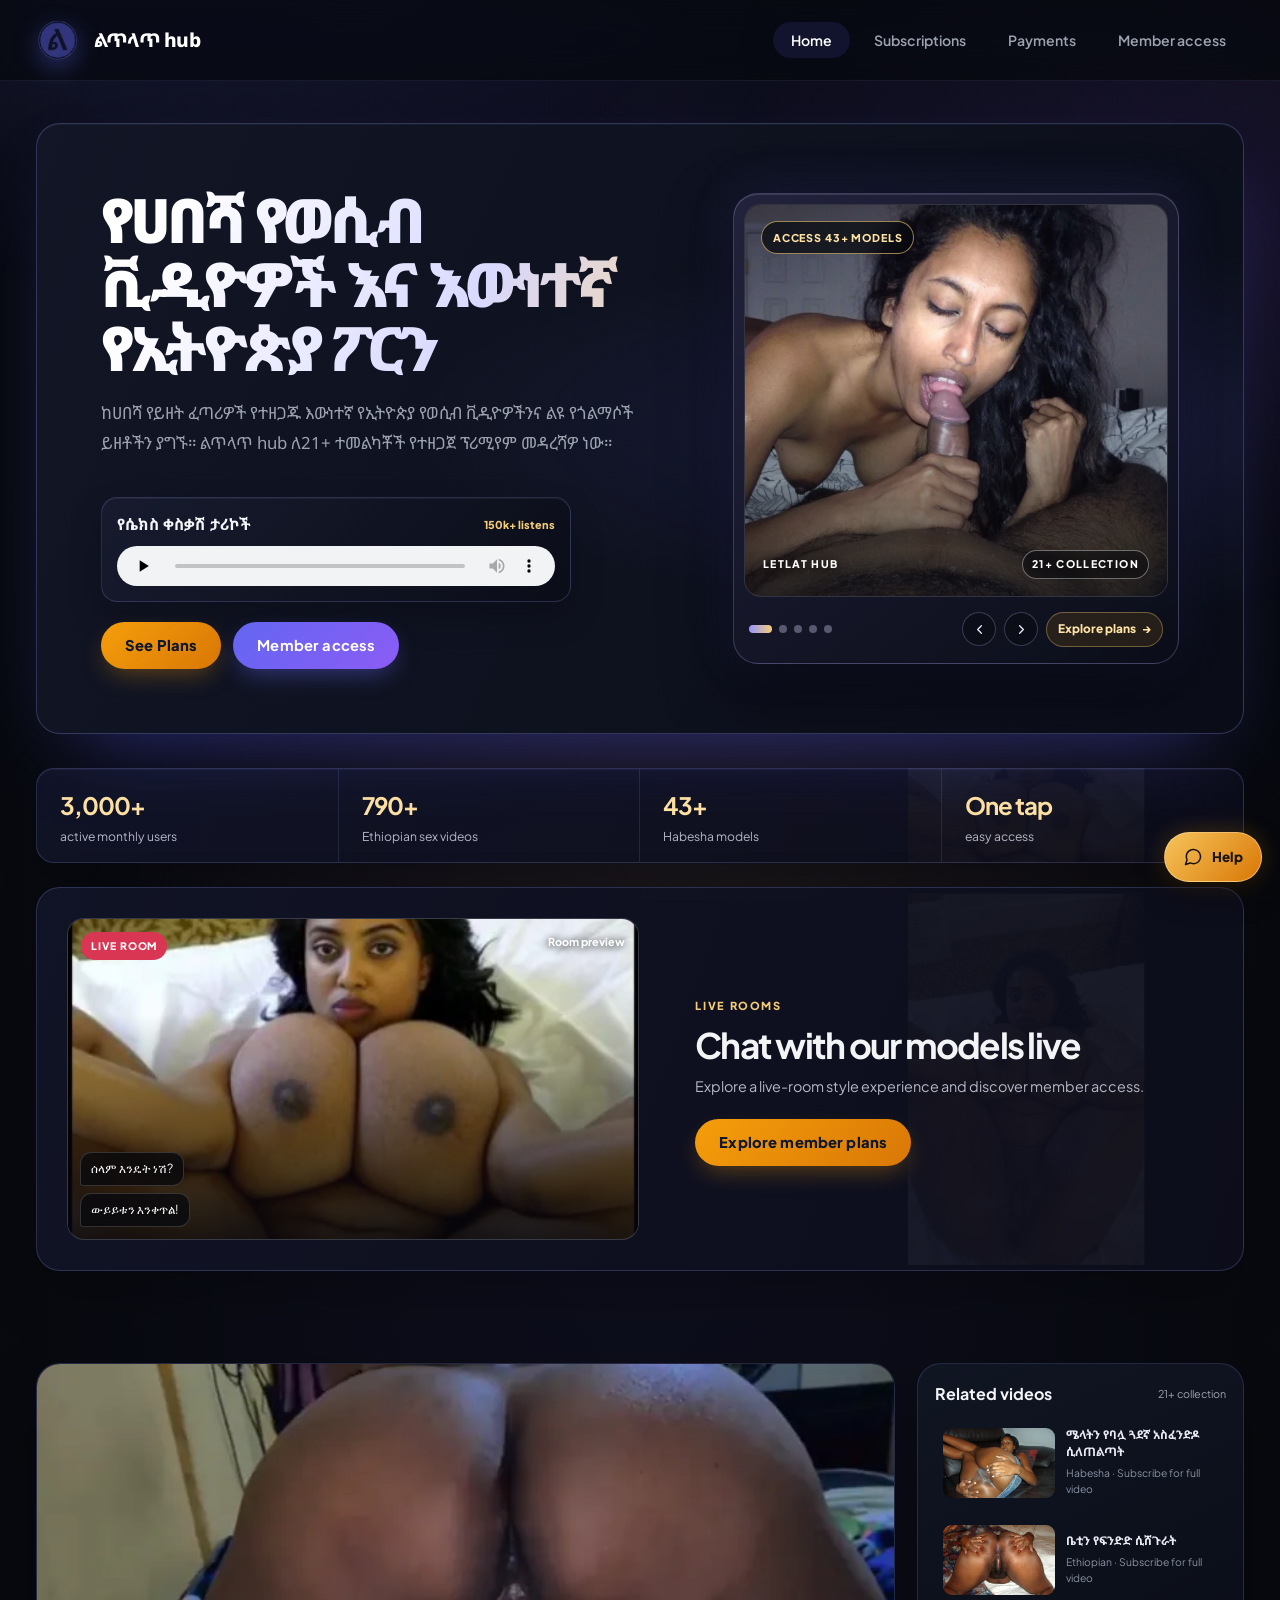
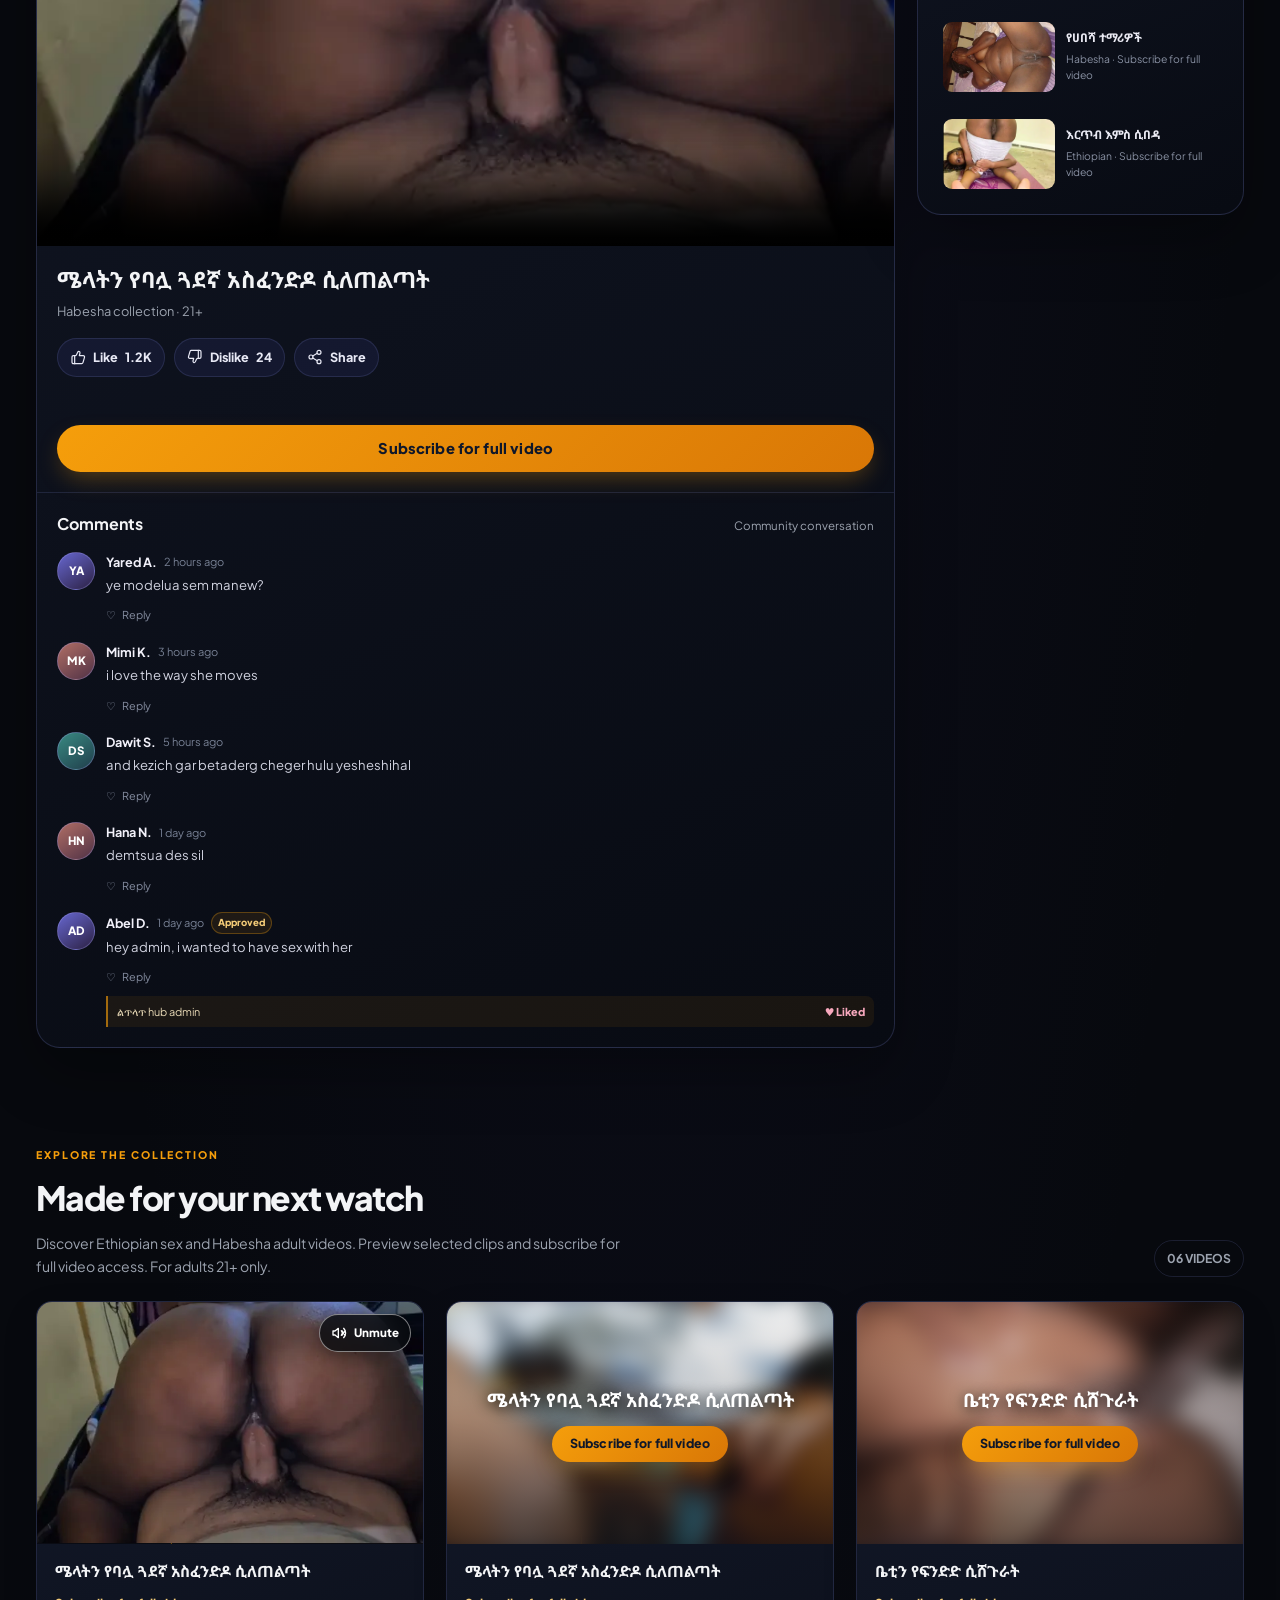
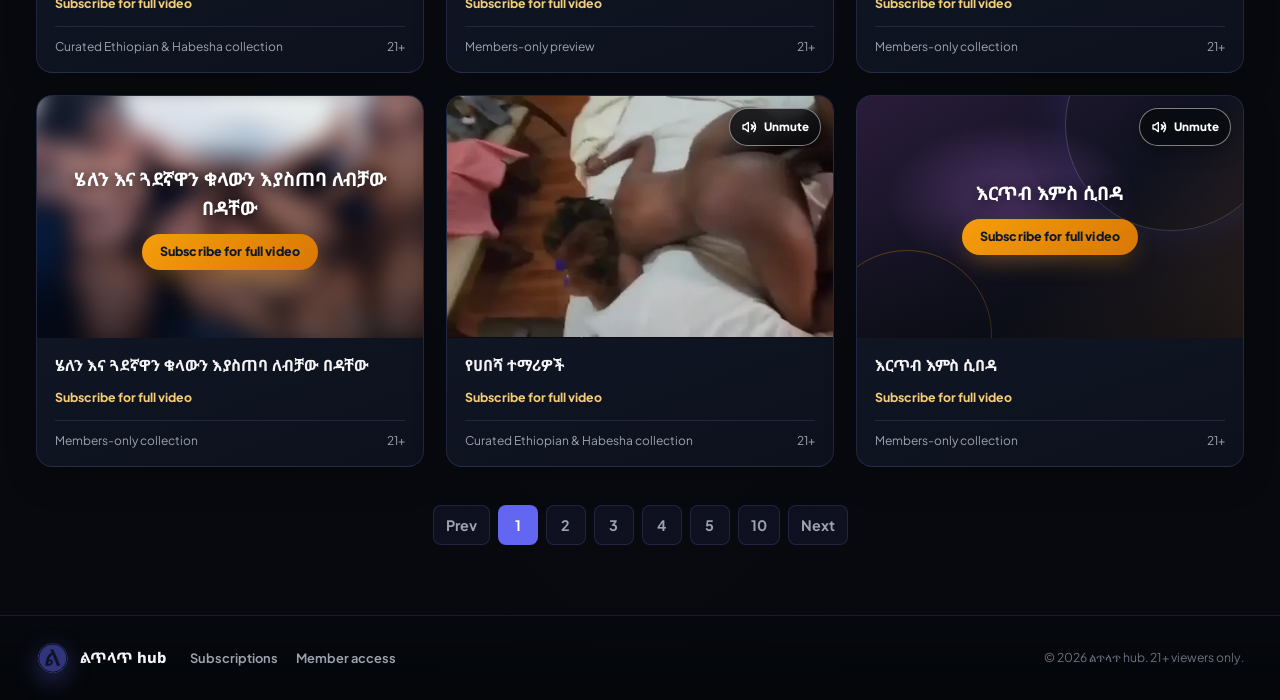
<file: index.html>
<!DOCTYPE html>
<html lang="en">
<head>
   <script type="application/ld+json">
{
  "@context": "https://schema.org",
  "@type": "WebSite",
  "name": "ልጥላጥ hub",
  "alternateName": ["Letlat Hub", "Letlathub"],
  "url": "https://letlathub.us.ci/"
}
</script>
<meta charset="utf-8">
<meta name="viewport" content="width=device-width, initial-scale=1.0">
<title>Ethiopian Sex Videos &amp; Habesha | ልጥላጥ hub</title>
<meta name="description" content="Discover Ethiopian sex videos and Habesha adult videos at ልጥላጥ hub. Browse selected previews and subscribe for full video access. Adults 21+ only.">
<meta name="robots" content="index, follow, noimageindex, max-image-preview:none">
<meta name="rating" content="adult">
<link rel="canonical" href="https://letlathub.us.ci/">
<meta property="og:type" content="website">
<meta property="og:url" content="https://letlathub.us.ci/">
<meta property="og:title" content="Ethiopian Sex Videos &amp; Habesha | ልጥላጥ hub">
<meta property="og:description" content="Browse selected Ethiopian and Habesha collection previews. Subscribe for full video access. Adults 21+ only.">
<meta property="og:locale" content="en_ET">
<meta name="twitter:card" content="summary">
<link rel="icon" type="image/png" sizes="64x64" href="assets/favicon.png">
<link rel="apple-touch-icon" href="assets/letlat-icon.png">
<link rel="stylesheet" href="support-chat.css">

<link rel="preconnect" href="https://fonts.googleapis.com">
<link rel="preconnect" href="https://fonts.gstatic.com" crossorigin>
<link href="https://fonts.googleapis.com/css2?family=Plus+Jakarta+Sans:ital,wght@0,300;0,400;0,500;0,600;0,700;0,800;1,400&family=Noto+Sans+Ethiopic:wght@400;600;700;900&family=Cinzel:wght@600;800;900&display=swap" rel="stylesheet">

<style>
/* ============================================================
   DESIGN SYSTEM & LETLAT HUB BRAND PALETTE
   ============================================================ */
:root {
  --bg-dark: #07090E;
  --bg-surface: #0B0F1A;
  --bg-card: #111827;
  --bg-card-hover: #171F32;
  --border-subtle: rgba(148, 163, 255, 0.14);
  --border-strong: rgba(148, 163, 255, 0.32);
  
  /* Modern Indigo / Electric Blue Accent System */
  --accent-primary: #6366F1;
  --accent-primary-hover: #4F46E5;
  --accent-glow: rgba(99, 102, 241, 0.45);
  
  /* Highlight & Warning Colors */
  --accent-violet: #8B5CF6;
  --accent-gold: #F59E0B;
  --accent-gold-glow: rgba(245, 158, 11, 0.35);
  --accent-red: #EF4444;
  
  --text-main: #F3F4F6;
  --text-muted: #9CA3AF;
  --text-dim: #6B7280;
  
  --max-width: 1320px;
  --radius-xl: 24px;
  --radius-lg: 16px;
  --radius-md: 12px;
  --radius-sm: 8px;
  
  --font-sans: 'Plus Jakarta Sans', system-ui, sans-serif;
  --font-amharic: 'Noto Sans Ethiopic', var(--font-sans);
}

*, *::before, *::after { box-sizing: border-box; margin: 0; padding: 0; }
html { scroll-behavior: smooth; -webkit-text-size-adjust: 100%; }

body {
  background:
    radial-gradient(ellipse at 50% 0, rgba(47, 42, 105, 0.2), transparent 42rem),
    var(--bg-dark);
  color: var(--text-main);
  font-family: var(--font-sans);
  font-size: 16px;
  line-height: 1.6;
  -webkit-font-smoothing: antialiased;
  overflow-x: hidden;
}

img, svg, video { display: block; max-width: 100%; }
a { color: inherit; text-decoration: none; }
button { font: inherit; color: inherit; background: none; border: none; cursor: pointer; }
.am { font-family: var(--font-amharic); }

.container {
  width: 100%;
  max-width: var(--max-width);
  margin-inline: auto;
  padding-inline: clamp(16px, 4vw, 36px);
}

/* Atmospheric Glow Background */
.bg-lights {
  position: fixed;
  inset: 0;
  z-index: 0;
  pointer-events: none;
  background: 
    radial-gradient(900px 620px at 8% -18%, rgba(99, 102, 241, 0.2), transparent 72%),
    radial-gradient(760px 580px at 96% 24%, rgba(139, 92, 246, 0.13), transparent 68%),
    radial-gradient(900px 680px at 55% 110%, rgba(245, 158, 11, 0.07), transparent 72%);
}
body > *:not(.bg-lights) { position: relative; z-index: 1; }

/* ============================================================
   BUTTONS & UI COMPONENTS
   ============================================================ */
.btn {
  display: inline-flex;
  align-items: center;
  justify-content: center;
  gap: 10px;
  padding: 12px 24px;
  border-radius: 999px;
  font-weight: 700;
  font-size: 0.92rem;
  letter-spacing: 0.01em;
  transition: all 0.3s cubic-bezier(0.2, 0.8, 0.2, 1);
  white-space: nowrap;
}
.btn--solid {
  background: linear-gradient(135deg, var(--accent-primary), var(--accent-violet));
  color: #FFFFFF;
  box-shadow: 0 10px 25px -6px var(--accent-glow);
}
.btn--solid:hover {
  transform: translateY(-2px) scale(1.02);
  box-shadow: 0 16px 32px -6px var(--accent-glow);
  filter: brightness(1.15);
}
.btn--gold {
  background: linear-gradient(135deg, var(--accent-gold), #D97706);
  color: #0F172A;
  font-weight: 800;
  box-shadow: 0 10px 25px -6px var(--accent-gold-glow);
}
.btn--gold:hover {
  transform: translateY(-2px) scale(1.02);
  box-shadow: 0 16px 32px -6px var(--accent-gold-glow);
  filter: brightness(1.15);
}
.btn--glass {
  background: rgba(99, 102, 241, 0.08);
  border: 1px solid var(--border-strong);
  backdrop-filter: blur(16px);
  color: var(--text-main);
}
.btn--glass:hover {
  background: rgba(99, 102, 241, 0.18);
  border-color: rgba(99, 102, 241, 0.5);
  transform: translateY(-2px);
}

/* ============================================================
   HEADER / NAVIGATION
   ============================================================ */
.site-header {
  position: sticky;
  top: 0;
  z-index: 100;
  background: rgba(7, 9, 14, 0.78);
  backdrop-filter: blur(20px) saturate(180%);
  -webkit-backdrop-filter: blur(20px) saturate(180%);
  border-bottom: 1px solid rgba(148, 163, 255, 0.1);
}
.header-inner {
  position: relative;
  display: flex;
  align-items: center;
  justify-content: space-between;
  height: 80px;
}
.brand-mark {
  display: flex;
  align-items: center;
  gap: 14px;
  text-decoration: none;
}
.brand-icon {
  display: block;
  width: 44px;
  height: 44px;
  flex: 0 0 auto;
  border-radius: 50%;
  object-fit: contain;
  filter: drop-shadow(0 8px 12px rgba(99, 102, 241, 0.36));
}
.brand-text {
  display: flex;
  flex-direction: column;
}
.brand-title {
  font-weight: 800;
  font-size: 1.2rem;
  letter-spacing: -0.04em;
  color: #FFF;
  line-height: 1;
}
.nav-links {
  display: flex;
  align-items: center;
  gap: 6px;
  list-style: none;
}
.nav-links a {
  padding: 9px 18px;
  border-radius: 999px;
  font-size: 0.88rem;
  font-weight: 600;
  color: var(--text-muted);
  transition: all 0.2s ease;
}
.nav-links a:hover, .nav-links a.active {
  color: var(--text-main);
  background: rgba(99, 102, 241, 0.12);
}
.nav-links a.active {
  color: #fff;
}

.mobile-menu-btn {
  display: none;
  width: 44px;
  height: 44px;
  padding: 0;
  place-items: center;
  border-radius: 14px;
  background: linear-gradient(145deg, rgba(99, 102, 241, 0.2), rgba(139, 92, 246, 0.1));
  border: 1px solid var(--border-strong);
  box-shadow: 0 6px 20px rgba(7, 9, 14, 0.35), inset 0 1px rgba(255, 255, 255, 0.08);
  transition: background 0.2s ease, border-color 0.2s ease, transform 0.2s ease;
}
.mobile-menu-btn:hover {
  background: rgba(99, 102, 241, 0.2);
  border-color: var(--border-strong);
  transform: translateY(-1px);
}
.mobile-menu-btn svg {
  width: 22px;
  height: 22px;
}
.menu-icon-line {
  transform-box: fill-box;
  transform-origin: center;
  transition: transform 0.2s ease, opacity 0.2s ease;
}
.mobile-menu-btn.is-open .menu-icon-line:first-child { transform: translateY(5px) rotate(45deg); }
.mobile-menu-btn.is-open .menu-icon-line:nth-child(2) { opacity: 0; }
.mobile-menu-btn.is-open .menu-icon-line:last-child { transform: translateY(-5px) rotate(-45deg); }

/* ============================================================
   HERO BANNER
   ============================================================ */
.hero-spotlight {
  padding: clamp(24px, 4vw, 42px) 0 34px;
}
.spotlight-card {
  position: relative;
  isolation: isolate;
  border-radius: var(--radius-xl);
  overflow: hidden;
  border: 1px solid rgba(148, 163, 255, 0.26);
  background:
    radial-gradient(ellipse at 83% 50%, rgba(99, 102, 241, 0.14), transparent 44%),
    linear-gradient(115deg, rgba(18, 22, 38, 0.98), rgba(11, 14, 25, 0.98));
  padding: clamp(28px, 5vw, 64px);
  box-shadow: 0 36px 80px -42px rgba(71, 72, 196, 0.65), inset 0 1px rgba(255, 255, 255, 0.04);
  display: grid;
  grid-template-columns: minmax(0, 1.12fr) minmax(250px, 0.88fr);
  align-items: center;
  gap: clamp(26px, 5vw, 64px);
}
.spotlight-copy {
  display: flex;
  flex-direction: column;
  align-items: stretch;
  gap: 18px;
  z-index: 1;
}
.spotlight-title {
  max-width: 15ch;
  font-size: clamp(2.15rem, 4.8vw, 4.25rem);
  line-height: 1.04;
  font-weight: 900;
  letter-spacing: -0.055em;
  overflow-wrap: anywhere;
  background: linear-gradient(115deg, #FFFFFF 12%, #D9D9FF 68%, #F8D38D 115%);
  -webkit-background-clip: text;
  -webkit-text-fill-color: transparent;
}
.spotlight-desc {
  color: var(--text-muted);
  font-size: clamp(0.94rem, 1.4vw, 1.05rem);
  max-width: 54ch;
  line-height: 1.8;
}
.spotlight-actions {
  display: flex;
  gap: 12px;
  flex-wrap: wrap;
  margin-top: 2px;
}
.spotlight-art { min-width: 0; }
.hero-carousel {
  width: min(100%, 480px);
  margin-inline: auto;
  padding: 10px;
  border: 1px solid rgba(192, 184, 255, 0.25);
  border-radius: 25px;
  background: linear-gradient(145deg, rgba(39, 38, 67, 0.82), rgba(11, 14, 25, 0.94));
  box-shadow: 0 26px 65px rgba(0, 0, 0, 0.52), 0 0 48px rgba(99, 102, 241, 0.16), inset 0 1px rgba(255, 255, 255, 0.12);
}
.hero-carousel-viewport {
  position: relative;
  overflow: hidden;
  aspect-ratio: 1.08;
  border: 1px solid rgba(255, 255, 255, 0.14);
  border-radius: 17px;
  background: #101320;
}
.hero-carousel-slide {
  position: absolute;
  inset: 0;
  overflow: hidden;
  opacity: 0;
  transform: scale(1.035);
  transition: opacity 650ms ease, transform 1800ms cubic-bezier(0.2, 0.7, 0.2, 1);
}
.hero-carousel-slide[aria-hidden="true"] { pointer-events: none; }
.hero-carousel-slide.is-active { opacity: 1; transform: scale(1); }
.hero-carousel-slide img {
  width: 100%;
  height: 100%;
  object-fit: cover;
  object-position: center;
}
.hero-carousel-slide::after {
  position: absolute;
  inset: 35% 0 0;
  background: linear-gradient(180deg, transparent, rgba(5, 6, 12, 0.78));
  content: "";
}
.hero-carousel-label {
  position: absolute;
  right: 18px;
  bottom: 17px;
  left: 18px;
  z-index: 1;
  display: flex;
  align-items: center;
  justify-content: space-between;
  gap: 12px;
  color: #fff;
  font-size: 0.66rem;
  font-weight: 800;
  letter-spacing: 0.13em;
  text-shadow: 0 2px 12px rgba(0, 0, 0, 0.9);
  text-transform: uppercase;
}
.hero-carousel-label span:last-child {
  padding: 5px 9px;
  border: 1px solid rgba(255, 255, 255, 0.38);
  border-radius: 999px;
  background: rgba(7, 9, 14, 0.46);
  backdrop-filter: blur(10px);
}
.hero-model-count {
  position: absolute;
  top: 16px;
  left: 16px;
  z-index: 2;
  padding: 7px 11px;
  border: 1px solid rgba(245, 204, 120, 0.62);
  border-radius: 999px;
  background: rgba(7, 9, 14, 0.74);
  color: #FFE3A5;
  font-size: 0.67rem;
  font-weight: 850;
  letter-spacing: 0.08em;
  backdrop-filter: blur(12px);
}
.hero-carousel-footer {
  display: flex;
  min-height: 56px;
  align-items: center;
  justify-content: space-between;
  gap: 12px;
  padding: 9px 5px 0;
}
.hero-carousel-dots { display: flex; align-items: center; gap: 7px; }
.hero-carousel-dot {
  width: 8px;
  height: 8px;
  padding: 0;
  border-radius: 99px;
  background: rgba(223, 224, 255, 0.34);
  transition: width 0.25s ease, background 0.25s ease;
}
.hero-carousel-dot[aria-current="true"] { width: 23px; background: linear-gradient(90deg, #9696FF, #F4CC78); }
.hero-carousel-dot:focus-visible,
.hero-carousel-arrow:focus-visible,
.hero-carousel-link:focus-visible { outline: 2px solid #F4CC78; outline-offset: 3px; }
.hero-carousel-actions { display: flex; align-items: center; gap: 8px; }
.hero-carousel-arrow {
  display: grid;
  width: 34px;
  height: 34px;
  place-items: center;
  border: 1px solid rgba(192, 184, 255, 0.26);
  border-radius: 50%;
  background: rgba(7, 9, 14, 0.45);
  color: #ECEBFF;
  transition: background 0.2s ease, border-color 0.2s ease, transform 0.2s ease;
}
.hero-carousel-arrow:hover { transform: translateY(-1px); border-color: rgba(245, 204, 120, 0.55); background: rgba(99, 102, 241, 0.22); }
.hero-carousel-arrow svg { width: 15px; height: 15px; }
.hero-carousel-link {
  display: inline-flex;
  min-height: 35px;
  align-items: center;
  gap: 6px;
  padding: 6px 11px;
  border: 1px solid rgba(245, 204, 120, 0.36);
  border-radius: 999px;
  background: rgba(245, 158, 11, 0.11);
  color: #FFE3A5;
  font-size: 0.74rem;
  font-weight: 800;
  white-space: nowrap;
}
.hero-carousel-link:hover { background: rgba(245, 158, 11, 0.2); }

/* ============================================================
   STREAMING PREVIEW, COMMUNITY, AND RELATED VIDEOS
   ============================================================ */
.featured-player-wrap {
  display: grid;
  grid-template-columns: minmax(0, 1fr) minmax(270px, 0.38fr);
  gap: 22px;
  margin-bottom: clamp(52px, 8vw, 92px);
  align-items: start;
}
.stream-main, .related-panel {
  min-width: 0;
  overflow: hidden;
  border: 1px solid rgba(148, 163, 255, 0.18);
  border-radius: var(--radius-xl);
  background: linear-gradient(155deg, rgba(17, 22, 36, 0.97), rgba(8, 11, 19, 0.98));
  box-shadow: 0 24px 60px rgba(0, 0, 0, 0.3);
}
.player-video-box {
  position: relative;
  width: 100%;
  aspect-ratio: 16/9;
  overflow: hidden;
  background: #080A10;
}
.featured-video { display: block; width: 100%; height: 100%; object-fit: contain; background: #050609; }
.video-information { padding: 18px 20px 16px; }
.video-information h2 { margin: 0; font-size: clamp(1.08rem, 2.2vw, 1.4rem); line-height: 1.4; }
.video-information > p { margin: 6px 0 0; color: var(--text-muted); font-size: 0.8rem; }
.video-action-row {
  display: flex;
  flex-wrap: wrap;
  align-items: center;
  gap: 9px;
  padding: 0 20px 18px;
}
.video-action {
  display: inline-flex;
  min-height: 39px;
  align-items: center;
  justify-content: center;
  gap: 7px;
  padding: 7px 12px;
  border: 1px solid var(--border-subtle);
  border-radius: 999px;
  background: rgba(99, 102, 241, 0.09);
  color: #E8E9F5;
  font-size: 0.79rem;
  font-weight: 750;
  cursor: pointer;
  transition: background 0.2s ease, border-color 0.2s ease, transform 0.2s ease;
}
.video-action:hover, .video-action[aria-pressed="true"] { border-color: rgba(245, 204, 120, 0.48); background: rgba(99, 102, 241, 0.24); }
.video-action:active { transform: scale(0.97); }
.video-action svg { width: 16px; height: 16px; }
.video-action-message { min-height: 1.4em; margin: 0 20px 13px; color: #F4CC78; font-size: 0.76rem; }
.featured-subscribe-row { padding: 0 20px 20px; }
.featured-subscribe-row .btn { width: 100%; }
.community-strip {
  display: grid;
  grid-template-columns: repeat(4, minmax(0, 1fr));
  margin-bottom: 24px;
  overflow: hidden;
  border: 1px solid rgba(148, 163, 255, 0.2);
  border-radius: 18px;
  background:
    linear-gradient(110deg, rgba(17, 20, 38, 0.97), rgba(13, 14, 27, 0.94)),
    url("assets/collection-06.webp") 90% 43% / 240px auto no-repeat;
  box-shadow: 0 16px 38px rgba(0, 0, 0, 0.24), inset 0 1px rgba(255, 255, 255, 0.05);
}
.community-stat {
  display: grid;
  min-width: 0;
  gap: 3px;
  padding: 17px clamp(12px, 2vw, 23px);
  border-right: 1px solid var(--border-subtle);
}
.community-stat:last-child { border-right: 0; }
.community-stat strong { color: #FFE2A2; font-size: clamp(1.1rem, 2vw, 1.5rem); letter-spacing: -0.04em; }
.community-stat span { color: #B5B8C8; font-size: 0.76rem; line-height: 1.4; }
.live-room-promo {
  display: grid;
  grid-template-columns: minmax(0, 1.05fr) minmax(280px, 0.95fr);
  gap: clamp(22px, 5vw, 56px);
  align-items: center;
  margin: 0 0 clamp(52px, 8vw, 92px);
  padding: clamp(18px, 3vw, 30px);
  overflow: hidden;
  border: 1px solid rgba(148, 163, 255, 0.22);
  border-radius: 24px;
  background:
    linear-gradient(110deg, rgba(17, 20, 38, 0.98), rgba(13, 14, 27, 0.94)),
    url("assets/collection-06.webp") 90% 50% / 240px auto no-repeat;
  box-shadow: 0 24px 58px rgba(0, 0, 0, 0.24);
}
.live-room-screen {
  position: relative;
  min-width: 0;
  aspect-ratio: 16 / 9;
  overflow: hidden;
  border: 1px solid rgba(255, 255, 255, 0.17);
  border-radius: 17px;
  background: #101320;
}
.live-room-screen > img { width: 100%; height: 100%; object-fit: cover; object-position: center 38%; }
.live-room-screen::after {
  position: absolute;
  inset: 30% 0 0;
  background: linear-gradient(180deg, transparent, rgba(5, 6, 12, 0.86));
  content: "";
  pointer-events: none;
}
.live-room-badge {
  position: absolute;
  top: 13px;
  left: 13px;
  z-index: 1;
  padding: 6px 10px;
  border-radius: 999px;
  background: #D93654;
  color: #fff;
  font-size: 0.65rem;
  font-weight: 900;
  letter-spacing: 0.09em;
}
.live-room-preview-label {
  position: absolute;
  top: 14px;
  right: 13px;
  z-index: 1;
  color: #fff;
  font-size: 0.68rem;
  font-weight: 750;
  text-shadow: 0 1px 8px #000;
}
.live-room-chat-preview {
  position: absolute;
  right: 12px;
  bottom: 12px;
  left: 12px;
  z-index: 1;
  display: grid;
  justify-items: start;
  gap: 7px;
}
.live-room-chat-preview span {
  padding: 6px 10px;
  border: 1px solid rgba(255, 255, 255, 0.16);
  border-radius: 11px 11px 11px 3px;
  background: rgba(7, 9, 14, 0.76);
  color: #fff;
  font-size: clamp(0.65rem, 1.4vw, 0.78rem);
  backdrop-filter: blur(8px);
}
.live-room-copy { min-width: 0; }
.live-room-eyebrow { color: #F4CC78; font-size: 0.69rem; font-weight: 850; letter-spacing: 0.15em; }
.live-room-copy h2 { margin: 8px 0 10px; font-size: clamp(1.55rem, 3vw, 2.2rem); letter-spacing: -0.05em; line-height: 1.16; }
.live-room-copy p { margin: 0 0 20px; color: #B5B8C8; font-size: 0.9rem; }
.live-room-copy .btn { min-width: 190px; }
.hero-audio-card {
  display: grid;
  gap: 9px;
  width: min(100%, 470px);
  margin-top: 21px;
  padding: 15px;
  border: 1px solid rgba(148, 163, 255, 0.2);
  border-radius: 16px;
  background: linear-gradient(135deg, rgba(24, 27, 47, 0.94), rgba(11, 14, 24, 0.96));
  box-shadow: 0 15px 34px rgba(0, 0, 0, 0.2), inset 0 1px rgba(255, 255, 255, 0.05);
}
.hero-audio-heading { display: flex; align-items: center; justify-content: space-between; gap: 10px; }
.hero-audio-heading h2 { margin: 0; font-size: 0.98rem; line-height: 1.5; }
.hero-audio-listens {
  flex: 0 0 auto;
  color: #F4CC78;
  font-size: 0.68rem;
  font-weight: 800;
  white-space: nowrap;
}
.hero-audio-card audio { display: block; width: 100%; height: 40px; }
.comment-panel { padding: 18px 20px 20px; border-top: 1px solid var(--border-subtle); }
.comment-heading { display: flex; align-items: baseline; justify-content: space-between; gap: 10px; margin-bottom: 15px; }
.comment-heading h3 { margin: 0; font-size: 1rem; }
.comment-heading span { color: var(--text-muted); font-size: 0.72rem; }
.comment-list { display: grid; gap: 16px; }
.comment-item { display: grid; grid-template-columns: 38px minmax(0, 1fr); gap: 11px; align-items: start; }
.comment-avatar {
  display: grid;
  width: 38px;
  height: 38px;
  place-items: center;
  border: 1px solid rgba(176, 171, 255, 0.3);
  border-radius: 50%;
  background: linear-gradient(145deg, #6767CF, #2C2144);
  color: #fff;
  font-size: 0.72rem;
  font-weight: 850;
}
.comment-item:nth-child(2n) .comment-avatar { background: linear-gradient(145deg, #B06E65, #513246); }
.comment-item:nth-child(3n) .comment-avatar { background: linear-gradient(145deg, #398A82, #203E4B); }
.comment-body { min-width: 0; }
.comment-meta { display: flex; flex-wrap: wrap; align-items: center; gap: 7px; }
.comment-meta strong { color: #F2F1FA; font-size: 0.79rem; }
.comment-meta time { color: #778094; font-size: 0.69rem; }
.comment-body > p { margin: 3px 0 5px; color: #D0D2DF; font-size: 0.82rem; line-height: 1.55; overflow-wrap: anywhere; }
.comment-reaction { color: #858DA0; font-size: 0.68rem; }
.comment-admin-badge {
  display: inline-flex;
  padding: 2px 6px;
  border: 1px solid rgba(245, 158, 11, 0.3);
  border-radius: 999px;
  background: rgba(245, 158, 11, 0.09);
  color: #F4CC78;
  font-size: 0.6rem;
  font-weight: 800;
}
.comment-admin-response {
  display: flex;
  flex-wrap: wrap;
  justify-content: space-between;
  gap: 7px;
  margin-top: 8px;
  padding: 7px 9px;
  border-left: 2px solid rgba(245, 158, 11, 0.62);
  border-radius: 0 8px 8px 0;
  background: rgba(245, 158, 11, 0.07);
  color: #E8D9B6;
  font-size: 0.68rem;
}
.comment-admin-response span:last-child { color: #F7A8BD; font-weight: 800; }
.related-panel { padding: 17px; }
.related-heading { display: flex; align-items: center; justify-content: space-between; gap: 10px; margin-bottom: 13px; }
.related-heading h2 { margin: 0; font-size: 1rem; }
.related-heading span { color: var(--text-muted); font-size: 0.67rem; }
.related-list { display: grid; gap: 11px; }
.related-video {
  display: grid;
  grid-template-columns: 112px minmax(0, 1fr);
  gap: 11px;
  align-items: center;
  min-width: 0;
  padding: 7px;
  border: 1px solid transparent;
  border-radius: 13px;
  color: inherit;
  text-decoration: none;
  transition: background 0.2s ease, border-color 0.2s ease;
}
.related-video:hover { border-color: var(--border-subtle); background: rgba(99, 102, 241, 0.09); }
.related-video img { width: 112px; aspect-ratio: 16/10; border-radius: 9px; object-fit: cover; background: #151827; }
.related-video-copy { display: grid; min-width: 0; gap: 4px; }
.related-video-copy strong { display: -webkit-box; overflow: hidden; color: #EAEAF3; font-size: 0.75rem; line-height: 1.4; -webkit-box-orient: vertical; -webkit-line-clamp: 2; }
.related-video-copy span { color: #8991A3; font-size: 0.65rem; }

/* ============================================================
   VIDEO CARDS GRID
   ============================================================ */
.catalog-section {
  padding-bottom: 70px;
}
.catalog-heading {
  display: flex;
  align-items: end;
  justify-content: space-between;
  gap: 20px;
  margin-bottom: 24px;
}
.catalog-kicker {
  color: var(--accent-gold);
  font-size: 0.66rem;
  font-weight: 800;
  letter-spacing: 0.18em;
  text-transform: uppercase;
}
.catalog-title {
  margin-top: 5px;
  font-size: clamp(1.55rem, 3vw, 2.1rem);
  font-weight: 800;
  letter-spacing: -0.045em;
}
.catalog-count {
  padding: 8px 12px;
  border: 1px solid var(--border-subtle);
  border-radius: 999px;
  color: var(--text-muted);
  font-size: 0.76rem;
  font-weight: 700;
  white-space: nowrap;
}
.video-grid {
  display: grid;
  grid-template-columns: repeat(3, minmax(0, 1fr));
  gap: 22px;
}
.video-card {
  position: relative;
  display: flex;
  flex-direction: column;
  background: linear-gradient(160deg, rgba(20, 27, 45, 0.96), rgba(13, 17, 29, 0.98));
  border: 1px solid var(--border-subtle);
  border-radius: var(--radius-lg);
  overflow: hidden;
  color: inherit;
  text-decoration: none;
  box-shadow: 0 14px 34px rgba(0, 0, 0, 0.16);
  transition: transform 0.35s cubic-bezier(0.2, 0.8, 0.2, 1), border-color 0.3s ease, box-shadow 0.3s ease;
}
.video-card:hover {
  transform: translateY(-5px);
  background: var(--bg-card-hover);
  border-color: rgba(148, 163, 255, 0.46);
  box-shadow: 0 24px 48px -18px rgba(0, 0, 0, 0.72), 0 0 24px -8px var(--accent-glow);
}

.card-thumb {
  position: relative;
  width: 100%;
  aspect-ratio: 16/10;
  background:
    radial-gradient(ellipse at 50% 48%, rgba(108, 91, 220, 0.52), transparent 40%),
    linear-gradient(135deg, #282047, #101322 58%, #35251E);
  overflow: hidden;
}
.card-preview-video {
  position: absolute;
  inset: 0;
  z-index: 1;
  width: 100%;
  height: 100%;
  object-fit: cover;
  opacity: 1;
  transition: opacity 0.25s ease;
}
.restricted-card-image,
.restricted-card-video {
  position: absolute;
  inset: 0;
  z-index: 1;
  width: 100%;
  height: 100%;
  object-fit: cover;
  filter: blur(10px);
  transform: scale(1.1);
  pointer-events: none;
}
.video-card--restricted .thumb-overlay-content {
  z-index: 2;
  background: linear-gradient(180deg, rgba(7, 9, 14, 0.06), rgba(7, 9, 14, 0.2) 48%, rgba(7, 9, 14, 0.58));
}
.video-card.video-card--restricted.is-previewing .thumb-overlay-content {
  background: linear-gradient(180deg, rgba(7, 9, 14, 0.02), rgba(7, 9, 14, 0.1) 48%, rgba(7, 9, 14, 0.42));
}
.video-card.is-previewing .card-thumb::before,
.video-card.is-previewing .card-thumb::after { opacity: 0; }
.video-card.is-previewing .thumb-overlay-content {
  z-index: 2;
  background: linear-gradient(180deg, rgba(7, 9, 14, 0.08), rgba(7, 9, 14, 0.18) 35%, rgba(7, 9, 14, 0.78));
}
.card-thumb::before,
.card-thumb::after {
  position: absolute;
  border: 1px solid rgba(255, 255, 255, 0.2);
  border-radius: 50%;
  content: "";
}
.card-thumb::before {
  width: 55%;
  aspect-ratio: 1;
  top: -32%;
  right: -9%;
  box-shadow: 0 0 44px rgba(99, 102, 241, 0.2);
}
.card-thumb::after {
  width: 44%;
  aspect-ratio: 1;
  left: -9%;
  bottom: -34%;
  border-color: rgba(245, 158, 11, 0.45);
}
.video-card:nth-child(2) .card-thumb {
  background: radial-gradient(ellipse at 32% 40%, rgba(226, 131, 94, 0.48), transparent 36%), linear-gradient(135deg, #311C36, #111322 61%, #312021);
}
.video-card:nth-child(3) .card-thumb {
  background: radial-gradient(ellipse at 68% 42%, rgba(126, 91, 225, 0.52), transparent 38%), linear-gradient(135deg, #1B2444, #101322 58%, #342429);
}
.video-card:nth-child(4) .card-thumb {
  background: radial-gradient(ellipse at 35% 48%, rgba(204, 142, 71, 0.43), transparent 38%), linear-gradient(135deg, #33271F, #121423 57%, #252041);
}
.video-card:nth-child(5) .card-thumb {
  background: radial-gradient(ellipse at 62% 44%, rgba(94, 117, 204, 0.46), transparent 38%), linear-gradient(135deg, #182940, #111322 58%, #2A2041);
}
.video-card:nth-child(6) .card-thumb {
  background: radial-gradient(ellipse at 40% 42%, rgba(163, 103, 207, 0.47), transparent 38%), linear-gradient(135deg, #2C1D3D, #111322 58%, #3A291F);
}
.thumb-overlay-content {
  position: absolute;
  inset: 0;
  display: flex;
  flex-direction: column;
  justify-content: center;
  align-items: center;
  background: linear-gradient(180deg, rgba(7, 9, 14, 0.08) 0%, rgba(7, 9, 14, 0.36) 45%, rgba(7, 9, 14, 0.84) 100%);
  padding: 16px;
  text-align: center;
}
.thumb-overlay-content h3 {
  max-width: 34ch;
  margin-bottom: 12px;
  color: #fff;
  line-height: 1.55;
  text-shadow: 0 2px 14px rgba(0, 0, 0, 0.9);
}
.thumb-overlay-content .btn { padding: 8px 18px; font-size: 0.78rem; }
.subscribe-note { color: #F4CC78; font-size: 0.77rem; font-weight: 750; }
.catalog-description { max-width: 60ch; margin-top: 8px; color: var(--text-muted); font-size: 0.88rem; }
.video-card-link:focus-visible { outline: 2px solid #F4CC78; outline-offset: 4px; }
.video-card-link { display: flex; min-width: 0; flex: 1; flex-direction: column; color: inherit; text-decoration: none; }
.video-card-link:focus-visible { position: relative; z-index: 4; }
.preview-audio-button {
  position: absolute;
  top: 12px;
  right: 12px;
  z-index: 3;
  display: inline-flex;
  min-height: 38px;
  align-items: center;
  gap: 7px;
  padding: 7px 11px;
  border: 1px solid rgba(255, 255, 255, 0.48);
  border-radius: 999px;
  background: rgba(7, 9, 14, 0.78);
  color: #fff;
  font-size: 0.72rem;
  font-weight: 800;
  box-shadow: 0 5px 18px rgba(0, 0, 0, 0.34);
  backdrop-filter: blur(12px);
  cursor: pointer;
}
.preview-audio-button[hidden] { display: none; }
.preview-audio-button:hover { border-color: #F4CC78; background: rgba(24, 21, 33, 0.94); }
.preview-audio-button:focus-visible { outline: 2px solid #F4CC78; outline-offset: 3px; }
.preview-audio-button svg { width: 16px; height: 16px; }
.preview-audio-button:active { transform: scale(0.97); }
.preview-error {
  margin: 0 0 8px;
  color: #FFE2A2;
  font-size: 0.76rem;
  font-weight: 700;
}
.preview-error[hidden] { display: none; }

.card-details {
  padding: 17px 18px 16px;
  display: flex;
  flex-direction: column;
  gap: 12px;
  flex-grow: 1;
}
.card-title {
  font-size: 0.97rem;
  font-weight: 700;
  line-height: 1.4;
  color: var(--text-main);
}
.card-stats {
  display: flex;
  align-items: center;
  justify-content: space-between;
  font-size: 0.75rem;
  color: var(--text-muted);
  padding-top: 10px;
  border-top: 1px solid var(--border-subtle);
}
.stat-group {
  display: flex;
  align-items: center;
  gap: 10px;
}

/* ============================================================
   PAGINATION
   ============================================================ */
.pagination {
  display: flex;
  align-items: center;
  justify-content: center;
  gap: 8px;
  margin-top: 38px;
}
.page-link {
  min-width: 40px;
  height: 40px;
  padding: 0 12px;
  border-radius: var(--radius-sm);
  background: rgba(99, 102, 241, 0.08);
  border: 1px solid var(--border-subtle);
  display: grid;
  place-items: center;
  font-weight: 700;
  font-size: 0.9rem;
  color: var(--text-muted);
  transition: all 0.2s ease;
}
.page-link:hover, .page-link.active {
  background: var(--accent-primary);
  color: #FFF;
  border-color: transparent;
}

/* ============================================================
   FOOTER
   ============================================================ */
.site-footer {
  border-top: 1px solid var(--border-subtle);
  padding: 25px 0;
  background: linear-gradient(180deg, rgba(7, 9, 14, 0.68), #04060A);
}
.footer-inner {
  display: flex;
  justify-content: space-between;
  align-items: center;
  flex-wrap: wrap;
  gap: 14px 24px;
}
.footer-brand {
  display: inline-flex;
  align-items: center;
  gap: 10px;
  font-size: 0.92rem;
  font-weight: 800;
}
.footer-brand .brand-icon { width: 34px; height: 34px; }
.footer-links { display: flex; flex-wrap: wrap; align-items: center; gap: 8px 18px; }
.footer-links a {
  color: var(--text-muted);
  font-size: 0.8rem;
  font-weight: 650;
  transition: color 0.2s ease;
}
.footer-links a:hover { color: #F7D28A; }
.footer-copy { margin-left: auto; color: var(--text-dim); font-size: 0.76rem; }
@media (max-width: 600px) {
  .footer-copy { margin-left: 0; }
}

/* ============================================================
   RESPONSIVE STYLES
   ============================================================ */
@media (max-width: 1024px) {
  .video-grid { grid-template-columns: repeat(2, 1fr); }
  .spotlight-card { grid-template-columns: minmax(0, 1fr) minmax(220px, 0.7fr); }
  .featured-player-wrap { grid-template-columns: minmax(0, 1fr) minmax(245px, 0.42fr); gap: 14px; }
  .related-video { grid-template-columns: 90px minmax(0, 1fr); gap: 9px; }
  .related-video img { width: 90px; }
}
@media (max-width: 768px) {
  .nav-links { display: none; }
  .nav-links.is-open {
    position: absolute;
    top: calc(100% + 10px);
    right: 0;
    left: 0;
    z-index: 110;
    display: flex;
    flex-direction: column;
    align-items: flex-start;
    gap: 4px;
    padding: 10px;
    border: 1px solid var(--border-strong);
    border-radius: 18px;
    background: rgba(11, 15, 26, 0.98);
    box-shadow: 0 22px 50px rgba(0, 0, 0, 0.58), 0 0 28px rgba(99, 102, 241, 0.13);
    backdrop-filter: blur(18px);
  }
  .nav-links.is-open li { width: 100%; }
  .nav-links a {
    display: flex;
    align-items: center;
    align-self: stretch;
    width: 100%;
    min-height: 48px;
    padding: 10px 14px;
    border-radius: 12px;
    font-size: 0.94rem;
  }
  .mobile-menu-btn { display: grid; }
  .spotlight-card { grid-template-columns: 1fr; gap: 8px; }
  .featured-player-wrap { grid-template-columns: 1fr; }
  .related-list { grid-template-columns: repeat(2, minmax(0, 1fr)); }
}
@media (max-width: 600px) {
  .header-inner { height: 68px; }
  .brand-icon { width: 40px; height: 40px; border-radius: 13px; }
  .brand-title { font-size: 1.1rem; }
  .spotlight-card { padding: 26px 22px 18px; }
  .spotlight-copy { gap: 15px; }
  .spotlight-title { max-width: 16ch; font-size: clamp(1.75rem, 8.7vw, 2.55rem); }
  .hero-carousel { padding: 8px; border-radius: 21px; }
  .hero-carousel-viewport { aspect-ratio: 1.02; border-radius: 14px; }
  .hero-carousel-footer { min-height: 51px; flex-wrap: wrap; }
  .hero-carousel-actions { display: grid; width: 100%; grid-template-columns: auto auto minmax(0, 1fr); }
  .hero-carousel-link { width: 100%; min-width: 0; justify-content: center; padding-inline: 9px; font-size: 0.7rem; }
  .community-strip { grid-template-columns: repeat(2, minmax(0, 1fr)); }
  .live-room-promo { grid-template-columns: 1fr; gap: 20px; border-radius: 19px; }
  .live-room-copy .btn { width: 100%; }
  .community-stat:nth-child(2) { border-right: 0; }
  .community-stat:nth-child(-n+2) { border-bottom: 1px solid var(--border-subtle); }
  .related-list { grid-template-columns: 1fr; }
  .related-video { grid-template-columns: 112px minmax(0, 1fr); }
  .related-video img { width: 112px; }
  .video-information, .comment-panel { padding-inline: 15px; }
  .video-action-row, .featured-subscribe-row { padding-inline: 15px; }
  .video-action-message { margin-inline: 15px; }
  .video-grid { grid-template-columns: 1fr; gap: 16px; }
  .catalog-heading { align-items: flex-start; }
  .catalog-count { font-size: 0.68rem; }
  .catalog-description { max-width: 45ch; font-size: 0.82rem; }
  .stat-group { gap: 7px; }
  .card-stats { font-size: 0.69rem; }
  .footer-inner { justify-content: center; text-align: center; }
  .footer-links { justify-content: center; }
  .footer-copy { margin-left: 0; }
  .pagination { gap: 4px; flex-wrap: wrap; }
  .page-link { min-width: 34px; height: 36px; padding-inline: 8px; font-size: 0.78rem; }
}
@media (max-width: 360px) {
  .spotlight-card { padding-inline: 18px; }
  .card-details { padding-inline: 13px; }
  .stat-group { gap: 5px; }
  .card-stats { font-size: 0.64rem; }
  .related-video { grid-template-columns: 96px minmax(0, 1fr); }
  .related-video img { width: 96px; }
}
@media (prefers-reduced-motion: reduce) {
  html { scroll-behavior: auto; }
  *, *::before, *::after {
    transition-duration: 0.01ms !important;
    animation-duration: 0.01ms !important;
    animation-iteration-count: 1 !important;
  }
}
</style>
</head>

<body>
<div class="bg-lights" aria-hidden="true"></div>

<div class="site-shell" id="siteContent">
<!-- HEADER -->
<header class="site-header">
  <div class="container header-inner">
    <a href="index.html" class="brand-mark" aria-label="ልጥላጥ hub home">
      <img class="brand-icon" src="assets/letlat-icon.png" alt="">
      <span class="brand-text">
        <span class="brand-title am" lang="am">ልጥላጥ hub</span>
      </span>
    </a>

    <ul class="nav-links" id="primaryNav">
      <li><a href="index.html" class="active">Home</a></li>
      <li><a href="plans.html">Subscriptions</a></li>
      <li><a href="payment.html">Payments</a></li>
      <li><a href="login.html">Member access</a></li>
    </ul>

    <button class="mobile-menu-btn" type="button" aria-label="Open navigation menu" aria-expanded="false" aria-controls="primaryNav">
      <svg viewBox="0 0 24 24" fill="none" stroke="currentColor" stroke-width="2" stroke-linecap="round" aria-hidden="true"><path class="menu-icon-line" d="M4 7h16"/><path class="menu-icon-line" d="M4 12h16"/><path class="menu-icon-line" d="M4 17h16"/></svg>
    </button>
  </div>
</header>

<main class="container">
  <!-- HERO SPOTLIGHT -->
  <section class="hero-spotlight">
    <div class="spotlight-card">
      <div class="spotlight-copy">
        <h1 class="spotlight-title am" lang="am">የሀበሻ የወሲብ ቪዲዮዎች እና እውነተኛ የኢትዮጵያ ፖርን</h1>
        <p class="spotlight-desc am" lang="am">
          ከሀበሻ የይዘት ፈጣሪዎች የተዘጋጁ እውነተኛ የኢትዮጵያ የወሲብ ቪዲዮዎችንና ልዩ የጎልማሶች ይዘቶችን ያግኙ። ልጥላጥ hub ለ21+ ተመልካቾች የተዘጋጀ ፕሪሚየም መዳረሻዎ ነው።
        </p>
        <section class="hero-audio-card" aria-labelledby="heroAudioTitle">
          <div class="hero-audio-heading">
            <h2 class="am" id="heroAudioTitle" lang="am">የሴክስ ቀስቃሽ ታሪኮች</h2>
            <span class="hero-audio-listens">150k+ listens</span>
          </div>
          <audio controls preload="none" aria-label="የሴክስ ቀስቃሽ ታሪኮች audio">
            <source src="assets/የሴክስ%20ቀስቃሽ%20ታሪኮች.mp3" type="audio/mpeg">
          </audio>
        </section>
        <div class="spotlight-actions">
          <a class="btn btn--gold" href="plans.html">See Plans</a>
          <a class="btn btn--solid" href="login.html">Member access</a>
        </div>
      </div>
      <div class="spotlight-art">
        <div class="hero-carousel" data-hero-carousel role="region" aria-label="Featured collection" aria-roledescription="carousel">
          <div class="hero-carousel-viewport">
            <span class="hero-model-count">ACCESS 43+ MODELS</span>
            <div class="hero-carousel-slide is-active" data-carousel-slide aria-label="1 of 5" aria-roledescription="slide" aria-hidden="false">
              <img src="assets/collection-04.webp" alt="Featured image from the Letlat Hub collection" fetchpriority="high">
              <div class="hero-carousel-label"><span>LETLAT HUB</span><span>21+ COLLECTION</span></div>
            </div>
            <div class="hero-carousel-slide" data-carousel-slide aria-label="2 of 5" aria-roledescription="slide" aria-hidden="true">
              <img src="assets/collection-05.webp" alt="Featured image from the Letlat Hub collection" loading="lazy">
              <div class="hero-carousel-label"><span>LETLAT HUB</span><span>21+ COLLECTION</span></div>
            </div>
            <div class="hero-carousel-slide" data-carousel-slide aria-label="3 of 5" aria-roledescription="slide" aria-hidden="true">
              <img src="assets/collection-01.webp" alt="Featured image from the Letlat Hub collection" loading="lazy">
              <div class="hero-carousel-label"><span>LETLAT HUB</span><span>21+ COLLECTION</span></div>
            </div>
            <div class="hero-carousel-slide" data-carousel-slide aria-label="4 of 5" aria-roledescription="slide" aria-hidden="true">
              <img src="assets/collection-02.webp" alt="Featured image from the Letlat Hub collection" loading="lazy">
              <div class="hero-carousel-label"><span>LETLAT HUB</span><span>21+ COLLECTION</span></div>
            </div>
            <div class="hero-carousel-slide" data-carousel-slide aria-label="5 of 5" aria-roledescription="slide" aria-hidden="true">
              <img src="assets/collection-03.webp" alt="Featured image from the Letlat Hub collection" loading="lazy">
              <div class="hero-carousel-label"><span>LETLAT HUB</span><span>21+ COLLECTION</span></div>
            </div>
          </div>
          <div class="hero-carousel-footer">
            <div class="hero-carousel-dots" role="group" aria-label="Choose a featured image">
              <button class="hero-carousel-dot" type="button" aria-label="Show image 1" aria-current="true" data-carousel-dot></button>
              <button class="hero-carousel-dot" type="button" aria-label="Show image 2" aria-current="false" data-carousel-dot></button>
              <button class="hero-carousel-dot" type="button" aria-label="Show image 3" aria-current="false" data-carousel-dot></button>
              <button class="hero-carousel-dot" type="button" aria-label="Show image 4" aria-current="false" data-carousel-dot></button>
              <button class="hero-carousel-dot" type="button" aria-label="Show image 5" aria-current="false" data-carousel-dot></button>
            </div>
            <div class="hero-carousel-actions">
              <button class="hero-carousel-arrow" type="button" aria-label="Previous image" data-carousel-previous>
                <svg viewBox="0 0 24 24" fill="none" stroke="currentColor" stroke-width="2" stroke-linecap="round" stroke-linejoin="round" aria-hidden="true"><path d="m15 18-6-6 6-6"/></svg>
              </button>
              <button class="hero-carousel-arrow" type="button" aria-label="Next image" data-carousel-next>
                <svg viewBox="0 0 24 24" fill="none" stroke="currentColor" stroke-width="2" stroke-linecap="round" stroke-linejoin="round" aria-hidden="true"><path d="m9 18 6-6-6-6"/></svg>
              </button>
              <a class="hero-carousel-link" href="plans.html">Explore plans <span aria-hidden="true">→</span></a>
            </div>
          </div>
        </div>
      </div>
    </div>
  </section>

  <section class="community-strip" aria-label="ልጥላጥ hub community">
    <div class="community-stat"><strong>3,000+</strong><span>active monthly users</span></div>
    <div class="community-stat"><strong>790+</strong><span>Ethiopian sex videos</span></div>
    <div class="community-stat"><strong>43+</strong><span>Habesha models</span></div>
    <div class="community-stat"><strong>One tap</strong><span>easy access</span></div>
  </section>

  <section class="live-room-promo" aria-labelledby="liveRoomHeading">
    <div class="live-room-screen">
      <img src="assets/collection-06.webp" alt="" loading="lazy" aria-hidden="true">
      <span class="live-room-badge">LIVE ROOM</span>
      <span class="live-room-preview-label">Room preview</span>
      <div class="live-room-chat-preview" aria-label="Sample live chat">
        <span>ሰላም እንዴት ነሽ?</span>
        <span>ውይይቱን እንቀጥል!</span>
      </div>
    </div>
    <div class="live-room-copy">
      <span class="live-room-eyebrow">LIVE ROOMS</span>
      <h2 id="liveRoomHeading">Chat with our models live</h2>
      <p>Explore a live-room style experience and discover member access.</p>
      <a class="btn btn--gold" href="plans.html">Explore member plans</a>
    </div>
  </section>

  <section class="featured-player-wrap" aria-label="Featured video and related videos">
    <div class="stream-main">
      <div class="player-video-box">
        <video class="featured-video" controls playsinline preload="metadata" poster="assets/preview-01.webp" aria-label="ሜላትን የባሏ ጓደኛ አስፈንድዶ ሲለጠልጣት video preview">
          <source src="assets/bXQhQm8Z_720p.mp4" type="video/mp4">
        </video>
      </div>
      <div class="video-information">
        <h2 class="am" lang="am">ሜላትን የባሏ ጓደኛ አስፈንድዶ ሲለጠልጣት</h2>
        <p>Habesha collection · 21+</p>
      </div>
      <div class="video-action-row" role="group" aria-label="Video reactions">
        <button class="video-action" type="button" data-video-reaction="like" aria-pressed="false">
          <svg viewBox="0 0 24 24" fill="none" stroke="currentColor" stroke-width="1.8" stroke-linecap="round" stroke-linejoin="round" aria-hidden="true"><path d="M7 10v12"/><path d="M15 5.88 14 10h5.83a2 2 0 0 1 1.92 2.56l-2.33 8A2 2 0 0 1 17.5 22H5a2 2 0 0 1-2-2v-8a2 2 0 0 1 2-2h2.76a2 2 0 0 0 1.79-1.11l2.2-4.42A1.83 1.83 0 0 1 15 5.88Z"/></svg>
          <span>Like</span><span data-reaction-count="like">1.2K</span>
        </button>
        <button class="video-action" type="button" data-video-reaction="dislike" aria-pressed="false">
          <svg viewBox="0 0 24 24" fill="none" stroke="currentColor" stroke-width="1.8" stroke-linecap="round" stroke-linejoin="round" aria-hidden="true"><path d="M17 14V2"/><path d="m9 18 1-4H4.17a2 2 0 0 1-1.92-2.56l2.33-8A2 2 0 0 1 6.5 2H19a2 2 0 0 1 2 2v8a2 2 0 0 1-2 2h-2.76a2 2 0 0 0-1.79 1.11l-2.2 4.42A1.83 1.83 0 0 1 9 18Z"/></svg>
          <span>Dislike</span><span data-reaction-count="dislike">24</span>
        </button>
        <button class="video-action" type="button" data-video-share>
          <svg viewBox="0 0 24 24" fill="none" stroke="currentColor" stroke-width="1.8" stroke-linecap="round" stroke-linejoin="round" aria-hidden="true"><circle cx="18" cy="5" r="3"/><circle cx="6" cy="12" r="3"/><circle cx="18" cy="19" r="3"/><path d="m8.6 13.5 6.8 4M15.4 6.5l-6.8 4"/></svg>
          <span>Share</span>
        </button>
      </div>
      <p class="video-action-message" data-video-action-message role="status" aria-live="polite"></p>
      <div class="featured-subscribe-row">
        <a class="btn btn--gold" href="plans.html">Subscribe for full video</a>
      </div>

      <section class="comment-panel" aria-labelledby="commentsHeading">
        <div class="comment-heading">
          <h3 id="commentsHeading">Comments</h3>
          <span>Community conversation</span>
        </div>
        <div class="comment-list">
          <article class="comment-item">
            <span class="comment-avatar" aria-hidden="true">YA</span>
            <div class="comment-body">
              <div class="comment-meta"><strong>Yared A.</strong><time>2 hours ago</time></div>
              <p>ye modelua sem manew?</p>
              <span class="comment-reaction">♡ &nbsp; Reply</span>
            </div>
          </article>
          <article class="comment-item">
            <span class="comment-avatar" aria-hidden="true">MK</span>
            <div class="comment-body">
              <div class="comment-meta"><strong>Mimi K.</strong><time>3 hours ago</time></div>
              <p>i love the way she moves</p>
              <span class="comment-reaction">♡ &nbsp; Reply</span>
            </div>
          </article>
          <article class="comment-item">
            <span class="comment-avatar" aria-hidden="true">DS</span>
            <div class="comment-body">
              <div class="comment-meta"><strong>Dawit S.</strong><time>5 hours ago</time></div>
              <p>and kezich gar betaderg cheger hulu yesheshihal</p>
              <span class="comment-reaction">♡ &nbsp; Reply</span>
            </div>
          </article>
          <article class="comment-item">
            <span class="comment-avatar" aria-hidden="true">HN</span>
            <div class="comment-body">
              <div class="comment-meta"><strong>Hana N.</strong><time>1 day ago</time></div>
              <p>demtsua des sil</p>
              <span class="comment-reaction">♡ &nbsp; Reply</span>
            </div>
          </article>
          <article class="comment-item">
            <span class="comment-avatar" aria-hidden="true">AD</span>
            <div class="comment-body">
              <div class="comment-meta">
                <strong>Abel D.</strong><time>1 day ago</time>
                <span class="comment-admin-badge">Approved</span>
              </div>
              <p>hey admin, i wanted to have sex with her</p>
              <span class="comment-reaction">♡ &nbsp; Reply</span>
              <div class="comment-admin-response"><span>ልጥላጥ hub admin</span><span>♥ Liked</span></div>
            </div>
          </article>
        </div>
      </section>
    </div>

    <aside class="related-panel" aria-labelledby="relatedHeading">
      <div class="related-heading">
        <h2 id="relatedHeading">Related videos</h2>
        <span>21+ collection</span>
      </div>
      <div class="related-list">
        <a class="related-video" href="plans.html">
          <img src="assets/collection-02.webp" alt="" loading="lazy">
          <span class="related-video-copy"><strong class="am" lang="am">ሜላትን የባሏ ጓደኛ አስፈንድዶ ሲለጠልጣት</strong><span>Habesha · Subscribe for full video</span></span>
        </a>
        <a class="related-video" href="plans.html">
          <img src="assets/collection-03.webp" alt="" loading="lazy">
          <span class="related-video-copy"><strong class="am" lang="am">ቤቲን የፍንድድ ሲሸጉራት</strong><span>Ethiopian · Subscribe for full video</span></span>
        </a>
        <a class="related-video" href="plans.html">
          <img src="assets/collection-05.webp" alt="" loading="lazy">
          <span class="related-video-copy"><strong class="am" lang="am">የሀበሻ ተማሪዎች</strong><span>Habesha · Subscribe for full video</span></span>
        </a>
        <a class="related-video" href="plans.html">
          <img src="assets/collection-07.webp" alt="" loading="lazy">
          <span class="related-video-copy"><strong class="am" lang="am">እርጥብ እምስ ሲበዳ</strong><span>Ethiopian · Subscribe for full video</span></span>
        </a>
      </div>
    </aside>
  </section>

  <!-- CATALOG GRID -->
  <section class="catalog-section">
    <div class="catalog-heading">
      <div>
        <span class="catalog-kicker">Explore the collection</span>
        <h2 class="catalog-title">Made for your next watch</h2>
        <p class="catalog-description">Discover Ethiopian sex and Habesha adult videos. Preview selected clips and subscribe for full video access. For adults 21+ only.</p>
      </div>
      <span class="catalog-count">06 VIDEOS</span>
    </div>
    <div class="video-grid">
      <article class="video-card">
        <a class="video-card-link" href="plans.html" aria-label="Subscribe to watch ሜላትን የባሏ ጓደኛ አስፈንድዶ ሲለጠልጣት">
          <div class="card-thumb">
          <video class="card-preview-video" playsinline loop preload="none" poster="assets/preview-01.webp" aria-hidden="true">
            <source src="assets/bXQhQm8Z_720p.mp4" type="video/mp4">
          </video>
          <div class="thumb-overlay-content">
            <h3 class="am" lang="am">ሜላትን የባሏ ጓደኛ አስፈንድዶ ሲለጠልጣት</h3>
            <span class="preview-error" data-preview-error role="status" hidden>Video preview unavailable. Subscribe for the full video.</span>
            <span class="btn btn--gold">Subscribe for full video</span>
          </div>
          </div>
          <div class="card-details">
          <span class="card-title am" lang="am">ሜላትን የባሏ ጓደኛ አስፈንድዶ ሲለጠልጣት</span>
          <span class="subscribe-note">Subscribe for full video</span>
          <div class="card-stats"><span>Curated Ethiopian &amp; Habesha collection</span><span>21+</span></div>
          </div>
        </a>
        <button class="preview-audio-button" type="button" data-preview-audio aria-label="Unmute video preview" aria-pressed="false">
          <svg viewBox="0 0 24 24" fill="none" stroke="currentColor" stroke-width="2" stroke-linecap="round" stroke-linejoin="round" aria-hidden="true">
            <path d="M11 5 6 9H3v6h3l5 4z"/>
            <path d="M15.5 8.5a5 5 0 0 1 0 7" data-audio-wave-one hidden/>
            <path d="M19 5a10 10 0 0 1 0 14" data-audio-wave-two hidden/>
            <path d="m17 9 4 6m0-6-4 6" data-audio-muted-mark/>
          </svg>
          <span data-audio-label>Unmute</span>
        </button>
      </article>

      <a class="video-card video-card--restricted" href="plans.html" aria-label="Subscribe to watch ሜላትን የባሏ ጓደኛ አስፈንድዶ ሲለጠልጣት">
        <div class="card-thumb">
          <img class="restricted-card-image" src="assets/restricted-card-01.png" alt="" loading="lazy" aria-hidden="true">
          <div class="thumb-overlay-content">
            <h3 class="am" lang="am">ሜላትን የባሏ ጓደኛ አስፈንድዶ ሲለጠልጣት</h3>
            <span class="btn btn--gold">Subscribe for full video</span>
          </div>
        </div>
        <div class="card-details">
          <span class="card-title am" lang="am">ሜላትን የባሏ ጓደኛ አስፈንድዶ ሲለጠልጣት</span>
          <span class="subscribe-note">Subscribe for full video</span>
          <div class="card-stats"><span>Members-only preview</span><span>21+</span></div>
        </div>
      </a>

      <a class="video-card video-card--restricted" href="plans.html" aria-label="Subscribe to watch ቤቲን የፍንድድ ሲሸጉራት">
        <div class="card-thumb">
          <img class="restricted-card-image" src="assets/restricted-card-02.png" alt="" loading="lazy" aria-hidden="true">
          <div class="thumb-overlay-content">
            <h3 class="am" lang="am">ቤቲን የፍንድድ ሲሸጉራት</h3>
            <span class="btn btn--gold">Subscribe for full video</span>
          </div>
        </div>
        <div class="card-details">
          <span class="card-title am" lang="am">ቤቲን የፍንድድ ሲሸጉራት</span>
          <span class="subscribe-note">Subscribe for full video</span>
          <div class="card-stats"><span>Members-only collection</span><span>21+</span></div>
        </div>
      </a>

      <a class="video-card video-card--restricted" href="plans.html" aria-label="Subscribe to watch ሄለን እና ጓደኛዋን ቁላውን እያስጠባ ለብቻው በዳቸው">
        <div class="card-thumb">
          <img class="restricted-card-image" src="assets/restricted-card-03.png" alt="" loading="lazy" aria-hidden="true">
          <div class="thumb-overlay-content">
            <h3 class="am" lang="am">ሄለን እና ጓደኛዋን ቁላውን እያስጠባ ለብቻው በዳቸው</h3>
            <span class="btn btn--gold">Subscribe for full video</span>
          </div>
        </div>
        <div class="card-details">
          <span class="card-title am" lang="am">ሄለን እና ጓደኛዋን ቁላውን እያስጠባ ለብቻው በዳቸው</span>
          <span class="subscribe-note">Subscribe for full video</span>
          <div class="card-stats"><span>Members-only collection</span><span>21+</span></div>
        </div>
      </a>

      <article class="video-card">
        <a class="video-card-link" href="plans.html" aria-label="Subscribe to watch የሀበሻ ተማሪዎች">
          <div class="card-thumb">
          <video class="card-preview-video" playsinline loop preload="none" poster="assets/preview-05.webp" aria-hidden="true">
            <source src="assets/MH5b9BCL_720p.mp4" type="video/mp4">
          </video>
          <div class="thumb-overlay-content">
            <h3 class="am" lang="am">የሀበሻ ተማሪዎች</h3>
            <span class="preview-error" data-preview-error role="status" hidden>Video preview unavailable. Subscribe for the full video.</span>
            <span class="btn btn--gold">Subscribe for full video</span>
          </div>
          </div>
          <div class="card-details">
          <span class="card-title am" lang="am">የሀበሻ ተማሪዎች</span>
          <span class="subscribe-note">Subscribe for full video</span>
          <div class="card-stats"><span>Curated Ethiopian &amp; Habesha collection</span><span>21+</span></div>
          </div>
        </a>
        <button class="preview-audio-button" type="button" data-preview-audio aria-label="Unmute video preview" aria-pressed="false">
          <svg viewBox="0 0 24 24" fill="none" stroke="currentColor" stroke-width="2" stroke-linecap="round" stroke-linejoin="round" aria-hidden="true">
            <path d="M11 5 6 9H3v6h3l5 4z"/>
            <path d="M15.5 8.5a5 5 0 0 1 0 7" data-audio-wave-one hidden/>
            <path d="M19 5a10 10 0 0 1 0 14" data-audio-wave-two hidden/>
            <path d="m17 9 4 6m0-6-4 6" data-audio-muted-mark/>
          </svg>
          <span data-audio-label>Unmute</span>
        </button>
      </article>

      <article class="video-card video-card--restricted">
        <a class="video-card-link" href="plans.html" aria-label="Subscribe to watch እርጥብ እምስ ሲበዳ">
          <div class="card-thumb">
            <video class="card-preview-video restricted-card-video" playsinline loop preload="none" aria-hidden="true">
              <source src="assets/restricted-preview.mp4" type="video/mp4">
            </video>
          <div class="thumb-overlay-content">
            <h3 class="am" lang="am">እርጥብ እምስ ሲበዳ</h3>
            <span class="preview-error" data-preview-error role="status" hidden>Video preview unavailable. Subscribe for the full video.</span>
            <span class="btn btn--gold">Subscribe for full video</span>
          </div>
          </div>
          <div class="card-details">
            <span class="card-title am" lang="am">እርጥብ እምስ ሲበዳ</span>
            <span class="subscribe-note">Subscribe for full video</span>
            <div class="card-stats"><span>Members-only collection</span><span>21+</span></div>
          </div>
        </a>
        <button class="preview-audio-button" type="button" data-preview-audio aria-label="Unmute video preview" aria-pressed="false">
          <svg viewBox="0 0 24 24" fill="none" stroke="currentColor" stroke-width="2" stroke-linecap="round" stroke-linejoin="round" aria-hidden="true">
            <path d="M11 5 6 9H3v6h3l5 4z"/>
            <path d="M15.5 8.5a5 5 0 0 1 0 7" data-audio-wave-one hidden/>
            <path d="M19 5a10 10 0 0 1 0 14" data-audio-wave-two hidden/>
            <path d="m17 9 4 6m0-6-4 6" data-audio-muted-mark/>
          </svg>
          <span data-audio-label>Unmute</span>
        </button>
      </article>
    </div>

    <!-- PAGINATION -->
    <nav class="pagination" aria-label="View subscription plans">
      <a href="plans.html" class="page-link" aria-label="Previous page">Prev</a>
      <a href="plans.html" class="page-link active" aria-label="Page 1">1</a>
      <a href="plans.html" class="page-link" aria-label="Page 2">2</a>
      <a href="plans.html" class="page-link" aria-label="Page 3">3</a>
      <a href="plans.html" class="page-link" aria-label="Page 4">4</a>
      <a href="plans.html" class="page-link" aria-label="Page 5">5</a>
      <a href="plans.html" class="page-link" aria-label="Page 10">10</a>
      <a href="plans.html" class="page-link" aria-label="Next page">Next</a>
    </nav>
  </section>
</main>

<!-- FOOTER -->
<div class="support-chat" data-support-chat>
  <section class="support-chat-panel" id="supportChatPanel" aria-label="Quick support" hidden>
    <header class="support-chat-header">
      <div><strong>LetLat Support Bot</strong><span>Usually replies instantly</span></div>
      <button class="support-chat-close" type="button" aria-label="Close support chat" data-chat-close>×</button>
    </header>
    <div class="support-chat-messages" data-chat-messages role="log" aria-live="polite" aria-relevant="additions">
      <article class="chat-message chat-message--bot">
        <span class="chat-message-sender"><span class="chat-bot-avatar" aria-hidden="true">L</span>LetLat Support Bot</span>
        <p>Hi! I can help with packages, payments, and access. Choose a question below.</p>
      </article>
    </div>
    <div class="support-chat-questions" role="group" aria-label="Frequently asked questions">
      <button type="button" data-chat-question="plans">How do I choose a package?</button>
      <button type="button" data-chat-question="payment">Which payment methods are available?</button>
      <button type="button" data-chat-question="access">How do I get access?</button>
      <button type="button" data-chat-question="support">How do I contact support?</button>
    </div>
    <a class="support-chat-telegram" href="https://t.me/Letlat_hub_support" target="_blank" rel="noopener noreferrer">Chat with us on Telegram</a>
  </section>
  <button class="support-chat-toggle" type="button" aria-expanded="false" aria-controls="supportChatPanel" data-chat-toggle>
    <svg viewBox="0 0 24 24" fill="none" stroke="currentColor" stroke-width="1.8" stroke-linecap="round" stroke-linejoin="round" aria-hidden="true"><path d="M21 11.5a8.4 8.4 0 0 1-.9 3.8 8.5 8.5 0 0 1-7.6 4.7 8.4 8.4 0 0 1-3.8-.9L3 21l1.9-5.7a8.4 8.4 0 0 1-.9-3.8A8.5 8.5 0 0 1 8.7 3.9a8.4 8.4 0 0 1 3.8-.9h.5a8.5 8.5 0 0 1 8 8z"/></svg>
    <span>Help</span>
  </button>
</div>

<footer class="site-footer">
  <div class="container footer-inner">
    <a class="footer-brand" href="index.html">
      <img class="brand-icon" src="assets/letlat-icon.png" alt="">
      <span class="am" lang="am">ልጥላጥ hub</span>
    </a>
    <nav class="footer-links" aria-label="Footer navigation">
      <a href="plans.html">Subscriptions</a>
      <a href="login.html">Member access</a>
    </nav>
    <span class="footer-copy">&copy; <span id="year" data-current-year></span> ልጥላጥ hub. 21+ viewers only.</span>
  </div>
</footer>
</div>

<script src="site.js"></script>
</body>
</html>
</file>
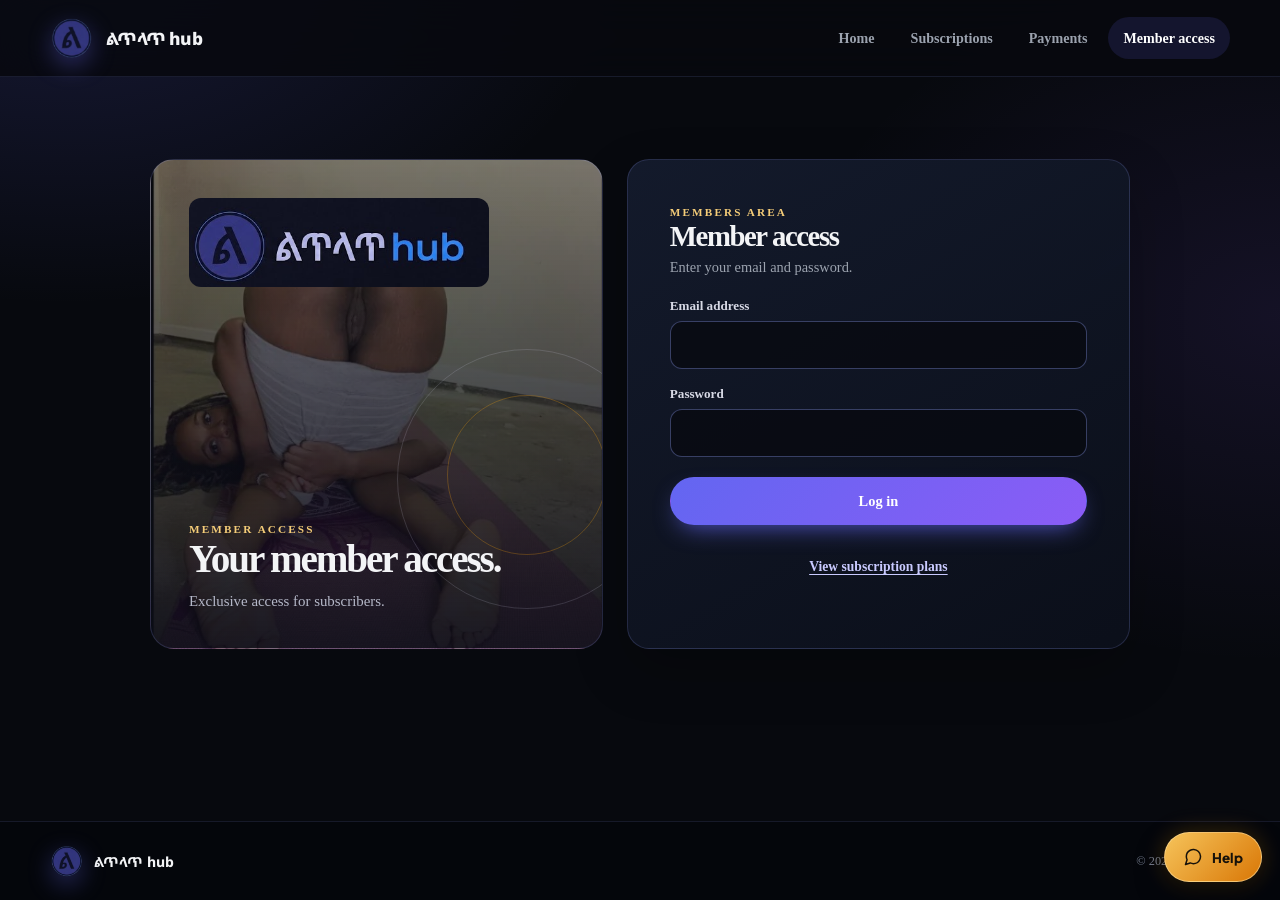
<file: login.html>
<!DOCTYPE html>
<html lang="en">
<head>
  <meta charset="utf-8">
  <meta name="viewport" content="width=device-width, initial-scale=1">
  <meta name="description" content="Member access for ልጥላጥ hub. Adults 21+ only.">
  <meta name="theme-color" content="#07090E">
  <meta name="robots" content="noindex, follow">
  <meta name="rating" content="adult">
  <link rel="canonical" href="https://letlathub.us.ci/login.html">
  <meta property="og:type" content="website">
  <meta property="og:title" content="Member Access | ልጥላጥ hub">
  <meta property="og:description" content="Member access for ልጥላጥ hub.">
  <title>Member Access | ልጥላጥ hub</title>
  <link rel="icon" type="image/png" sizes="64x64" href="assets/favicon.png">
  <link rel="apple-touch-icon" href="assets/letlat-icon.png">
  <link rel="preconnect" href="https://fonts.googleapis.com">
  <link rel="preconnect" href="https://fonts.gstatic.com" crossorigin>
  <link href="https://fonts.googleapis.com/css2?family=Plus+Jakarta+Sans:wght@400;500;600;700;800&family=Noto+Sans+Ethiopic:wght@400;600;700;900&display=swap" rel="stylesheet">
  <link rel="stylesheet" href="pages.css">
  <link rel="stylesheet" href="support-chat.css">
</head>
<body>
  <div class="site-shell" id="siteContent">
    <header class="site-header">
      <div class="container header-inner">
        <a class="brand-mark" href="index.html" aria-label="ልጥላጥ hub home">
          <img class="brand-icon" src="assets/letlat-icon.png" alt="">
          <span class="brand-title am">ልጥላጥ hub</span>
        </a>
        <ul class="nav-links" id="primaryNav">
          <li><a href="index.html">Home</a></li>
          <li><a href="plans.html">Subscriptions</a></li>
          <li><a href="payment.html">Payments</a></li>
          <li><a href="login.html" aria-current="page">Member access</a></li>
        </ul>
        <button class="mobile-menu-btn" type="button" aria-label="Open navigation menu" aria-expanded="false" aria-controls="primaryNav">
          <svg viewBox="0 0 24 24" fill="none" stroke="currentColor" stroke-width="2" stroke-linecap="round" aria-hidden="true"><path class="menu-icon-line" d="M4 7h16"/><path class="menu-icon-line" d="M4 12h16"/><path class="menu-icon-line" d="M4 17h16"/></svg>
        </button>
      </div>
    </header>

    <main class="page-main">
      <div class="login-layout">
        <aside class="login-aside">
          <a class="login-aside-brand" href="index.html">
            <img class="login-wordmark" src="assets/letlat-wordmark.png" alt="ልጥላጥ hub">
          </a>
          <div class="login-aside-copy">
            <span class="eyebrow">Member access</span>
            <h2>Your member access.</h2>
            <p>Exclusive access for subscribers.</p>
          </div>
        </aside>

        <section class="surface-card login-card" aria-labelledby="loginTitle">
          <span class="eyebrow">Members area</span>
          <h1 id="loginTitle">Member access</h1>
          <p class="login-intro">Enter your email and password.</p>
          <form class="login-form" data-login-form>
            <label class="login-field" for="loginEmail">Email address
              <input id="loginEmail" type="email" autocomplete="email" required>
            </label>
            <label class="login-field" for="loginPassword">Password
              <input id="loginPassword" type="password" autocomplete="current-password" required>
            </label>
            <button class="action-button" type="submit">Log in</button>
            <p class="login-notice" data-login-notice role="status" aria-live="polite"></p>
          </form>
          <p class="login-plans-link"><a href="plans.html">View subscription plans</a></p>
        </section>
      </div>
    </main>

    <div class="support-chat" data-support-chat>
      <section class="support-chat-panel" id="supportChatPanel" aria-label="Quick support" hidden>
        <header class="support-chat-header">
          <div><strong>LetLat Support Bot</strong><span>Usually replies instantly</span></div>
          <button class="support-chat-close" type="button" aria-label="Close support chat" data-chat-close>×</button>
        </header>
        <div class="support-chat-messages" data-chat-messages role="log" aria-live="polite" aria-relevant="additions">
          <article class="chat-message chat-message--bot">
            <span class="chat-message-sender"><span class="chat-bot-avatar" aria-hidden="true">L</span>LetLat Support Bot</span>
            <p>Hi! I can help with packages, payments, and access. Choose a question below.</p>
          </article>
        </div>
        <div class="support-chat-questions" role="group" aria-label="Frequently asked questions">
          <button type="button" data-chat-question="plans">How do I choose a package?</button>
          <button type="button" data-chat-question="payment">Which payment methods are available?</button>
          <button type="button" data-chat-question="access">How do I get access?</button>
          <button type="button" data-chat-question="support">How do I contact support?</button>
        </div>
        <a class="support-chat-telegram" href="https://t.me/Letlat_hub_support" target="_blank" rel="noopener noreferrer">Chat with us on Telegram</a>
      </section>
      <button class="support-chat-toggle" type="button" aria-expanded="false" aria-controls="supportChatPanel" data-chat-toggle>
        <svg viewBox="0 0 24 24" fill="none" stroke="currentColor" stroke-width="1.8" stroke-linecap="round" stroke-linejoin="round" aria-hidden="true"><path d="M21 11.5a8.4 8.4 0 0 1-.9 3.8 8.5 8.5 0 0 1-7.6 4.7 8.4 8.4 0 0 1-3.8-.9L3 21l1.9-5.7a8.4 8.4 0 0 1-.9-3.8A8.5 8.5 0 0 1 8.7 3.9a8.4 8.4 0 0 1 3.8-.9h.5a8.5 8.5 0 0 1 8 8z"/></svg>
        <span>Help</span>
      </button>
    </div>

    <footer class="site-footer">
      <div class="container footer-inner">
        <a class="footer-brand" href="index.html"><img class="brand-icon" src="assets/letlat-icon.png" alt=""><span class="am">ልጥላጥ hub</span></a>
        <span class="footer-copy">© <span data-current-year></span> ልጥላጥ hub</span>
      </div>
    </footer>
  </div>
  <script src="site.js"></script>
</body>
</html>
</file>
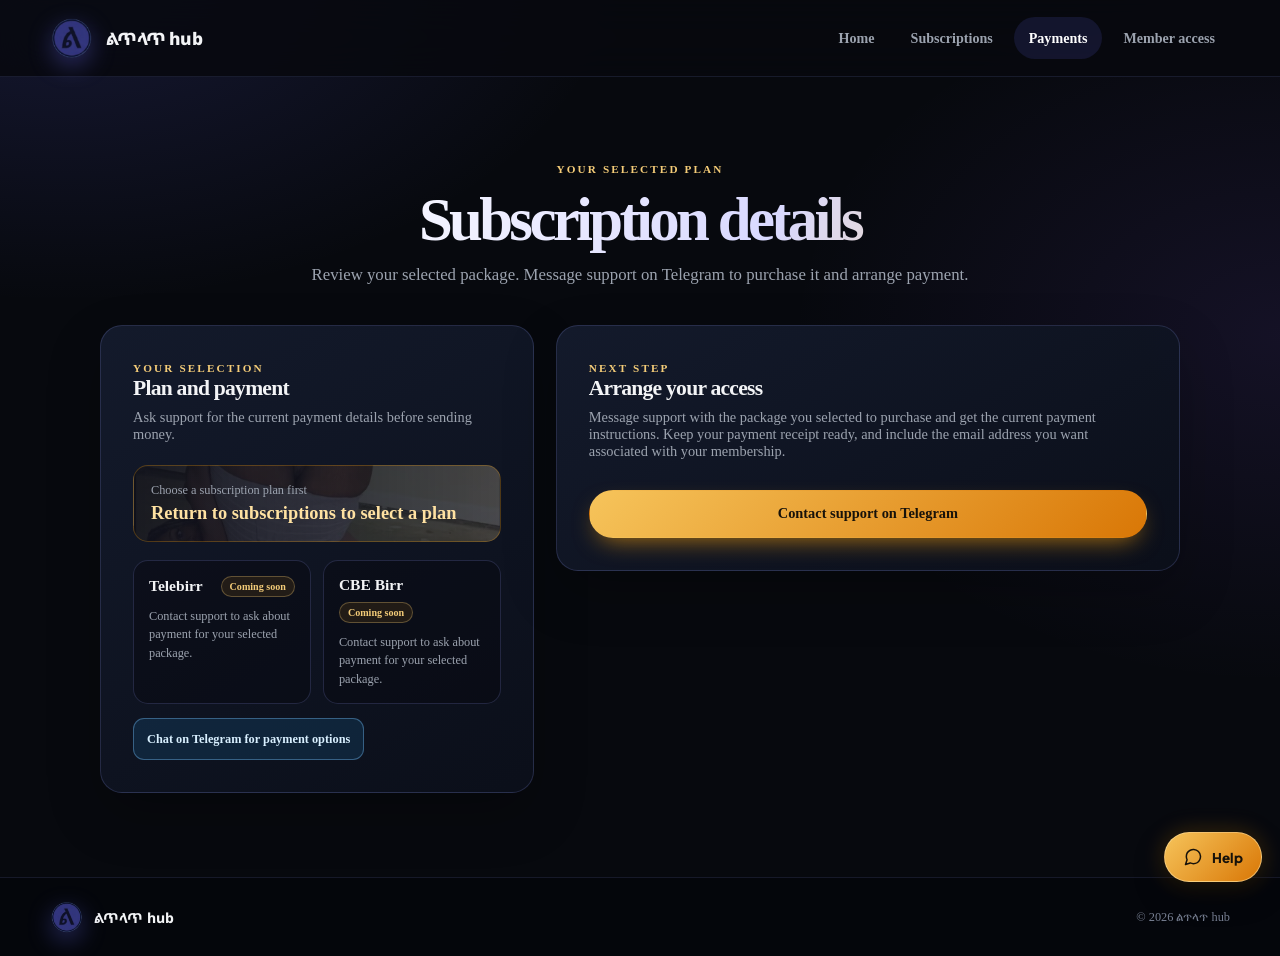
<file: payment.html>
<!DOCTYPE html>
<html lang="en">
<head>
  <meta charset="utf-8">
  <meta name="viewport" content="width=device-width, initial-scale=1">
  <meta name="description" content="Review your selected ልጥላጥ hub package and contact support on Telegram to arrange payment. Adults 21+ only.">
  <meta name="theme-color" content="#07090E">
  <meta name="robots" content="noindex, follow">
  <meta name="rating" content="adult">
  <link rel="canonical" href="https://letlathub.us.ci/payment.html">
  <meta property="og:type" content="website">
  <meta property="og:title" content="Subscription Payment | ልጥላጥ hub">
  <meta property="og:description" content="Review your selected package and contact support on Telegram to arrange payment.">
  <title>Subscription Payment | ልጥላጥ hub</title>
  <link rel="icon" type="image/png" sizes="64x64" href="assets/favicon.png">
  <link rel="apple-touch-icon" href="assets/letlat-icon.png">
  <link rel="preconnect" href="https://fonts.googleapis.com">
  <link rel="preconnect" href="https://fonts.gstatic.com" crossorigin>
  <link href="https://fonts.googleapis.com/css2?family=Plus+Jakarta+Sans:wght@400;500;600;700;800&family=Noto+Sans+Ethiopic:wght@400;600;700;900&display=swap" rel="stylesheet">
  <link rel="stylesheet" href="pages.css">
  <link rel="stylesheet" href="support-chat.css">
</head>
<body>
  <div class="site-shell" id="siteContent">
    <header class="site-header">
      <div class="container header-inner">
        <a class="brand-mark" href="index.html" aria-label="ልጥላጥ hub home">
          <img class="brand-icon" src="assets/letlat-icon.png" alt="">
          <span class="brand-title am">ልጥላጥ hub</span>
        </a>
        <ul class="nav-links" id="primaryNav">
          <li><a href="index.html">Home</a></li>
          <li><a href="plans.html">Subscriptions</a></li>
          <li><a href="payment.html" aria-current="page">Payments</a></li>
          <li><a href="login.html">Member access</a></li>
        </ul>
        <button class="mobile-menu-btn" type="button" aria-label="Open navigation menu" aria-expanded="false" aria-controls="primaryNav">
          <svg viewBox="0 0 24 24" fill="none" stroke="currentColor" stroke-width="2" stroke-linecap="round" aria-hidden="true"><path class="menu-icon-line" d="M4 7h16"/><path class="menu-icon-line" d="M4 12h16"/><path class="menu-icon-line" d="M4 17h16"/></svg>
        </button>
      </div>
    </header>

    <main class="page-main">
      <section class="page-intro">
        <span class="eyebrow">Your selected plan</span>
        <h1>Subscription details</h1>
        <p>Review your selected package. Message support on Telegram to purchase it and arrange payment.</p>
      </section>

      <div class="payment-layout">
        <section class="surface-card" aria-labelledby="selectedPlanHeading">
          <span class="eyebrow">Your selection</span>
          <h2 id="selectedPlanHeading">Plan and payment</h2>
          <p>Ask support for the current payment details before sending money.</p>
          <div class="selected-plan">
            <span id="selectedPlanName">Choose a subscription plan first</span>
            <strong id="selectedPlanPrice">Return to subscriptions to select a plan</strong>
          </div>
          <div class="payment-methods-grid" aria-label="Payment methods">
            <article class="payment-option">
              <div class="payment-option-heading"><h3>Telebirr</h3><span>Coming soon</span></div>
              <p>Contact support to ask about payment for your selected package.</p>
            </article>
            <article class="payment-option">
              <div class="payment-option-heading"><h3>CBE Birr</h3><span>Coming soon</span></div>
              <p>Contact support to ask about payment for your selected package.</p>
            </article>
          </div>
          <a class="payment-status-button" href="https://t.me/Letlat_hub_support" target="_blank" rel="noopener noreferrer">Chat on Telegram for payment options</a>
        </section>

        <section class="surface-card support-card" aria-labelledby="supportHeading">
          <span class="eyebrow">Next step</span>
          <h2 id="supportHeading">Arrange your access</h2>
          <p>Message support with the package you selected to purchase and get the current payment instructions. Keep your payment receipt ready, and include the email address you want associated with your membership.</p>
          <a class="action-button action-button--gold" href="https://t.me/Letlat_hub_support" target="_blank" rel="noopener noreferrer">Contact support on Telegram</a>
        </section>
      </div>
    </main>

    <div class="support-chat" data-support-chat>
      <section class="support-chat-panel" id="supportChatPanel" aria-label="Quick support" hidden>
        <header class="support-chat-header">
          <div><strong>LetLat Support Bot</strong><span>Usually replies instantly</span></div>
          <button class="support-chat-close" type="button" aria-label="Close support chat" data-chat-close>×</button>
        </header>
        <div class="support-chat-messages" data-chat-messages role="log" aria-live="polite" aria-relevant="additions">
          <article class="chat-message chat-message--bot">
            <span class="chat-message-sender"><span class="chat-bot-avatar" aria-hidden="true">L</span>LetLat Support Bot</span>
            <p>Hi! I can help with packages, payments, and access. Choose a question below.</p>
          </article>
        </div>
        <div class="support-chat-questions" role="group" aria-label="Frequently asked questions">
          <button type="button" data-chat-question="plans">How do I choose a package?</button>
          <button type="button" data-chat-question="payment">Which payment methods are available?</button>
          <button type="button" data-chat-question="access">How do I get access?</button>
          <button type="button" data-chat-question="support">How do I contact support?</button>
        </div>
        <a class="support-chat-telegram" href="https://t.me/Letlat_hub_support" target="_blank" rel="noopener noreferrer">Chat with us on Telegram</a>
      </section>
      <button class="support-chat-toggle" type="button" aria-expanded="false" aria-controls="supportChatPanel" data-chat-toggle>
        <svg viewBox="0 0 24 24" fill="none" stroke="currentColor" stroke-width="1.8" stroke-linecap="round" stroke-linejoin="round" aria-hidden="true"><path d="M21 11.5a8.4 8.4 0 0 1-.9 3.8 8.5 8.5 0 0 1-7.6 4.7 8.4 8.4 0 0 1-3.8-.9L3 21l1.9-5.7a8.4 8.4 0 0 1-.9-3.8A8.5 8.5 0 0 1 8.7 3.9a8.4 8.4 0 0 1 3.8-.9h.5a8.5 8.5 0 0 1 8 8z"/></svg>
        <span>Help</span>
      </button>
    </div>

    <footer class="site-footer">
      <div class="container footer-inner">
        <a class="footer-brand" href="index.html"><img class="brand-icon" src="assets/letlat-icon.png" alt=""><span class="am">ልጥላጥ hub</span></a>
        <span class="footer-copy">© <span data-current-year></span> ልጥላጥ hub</span>
      </div>
    </footer>
  </div>
  <script src="site.js"></script>
</body>
</html>
</file>
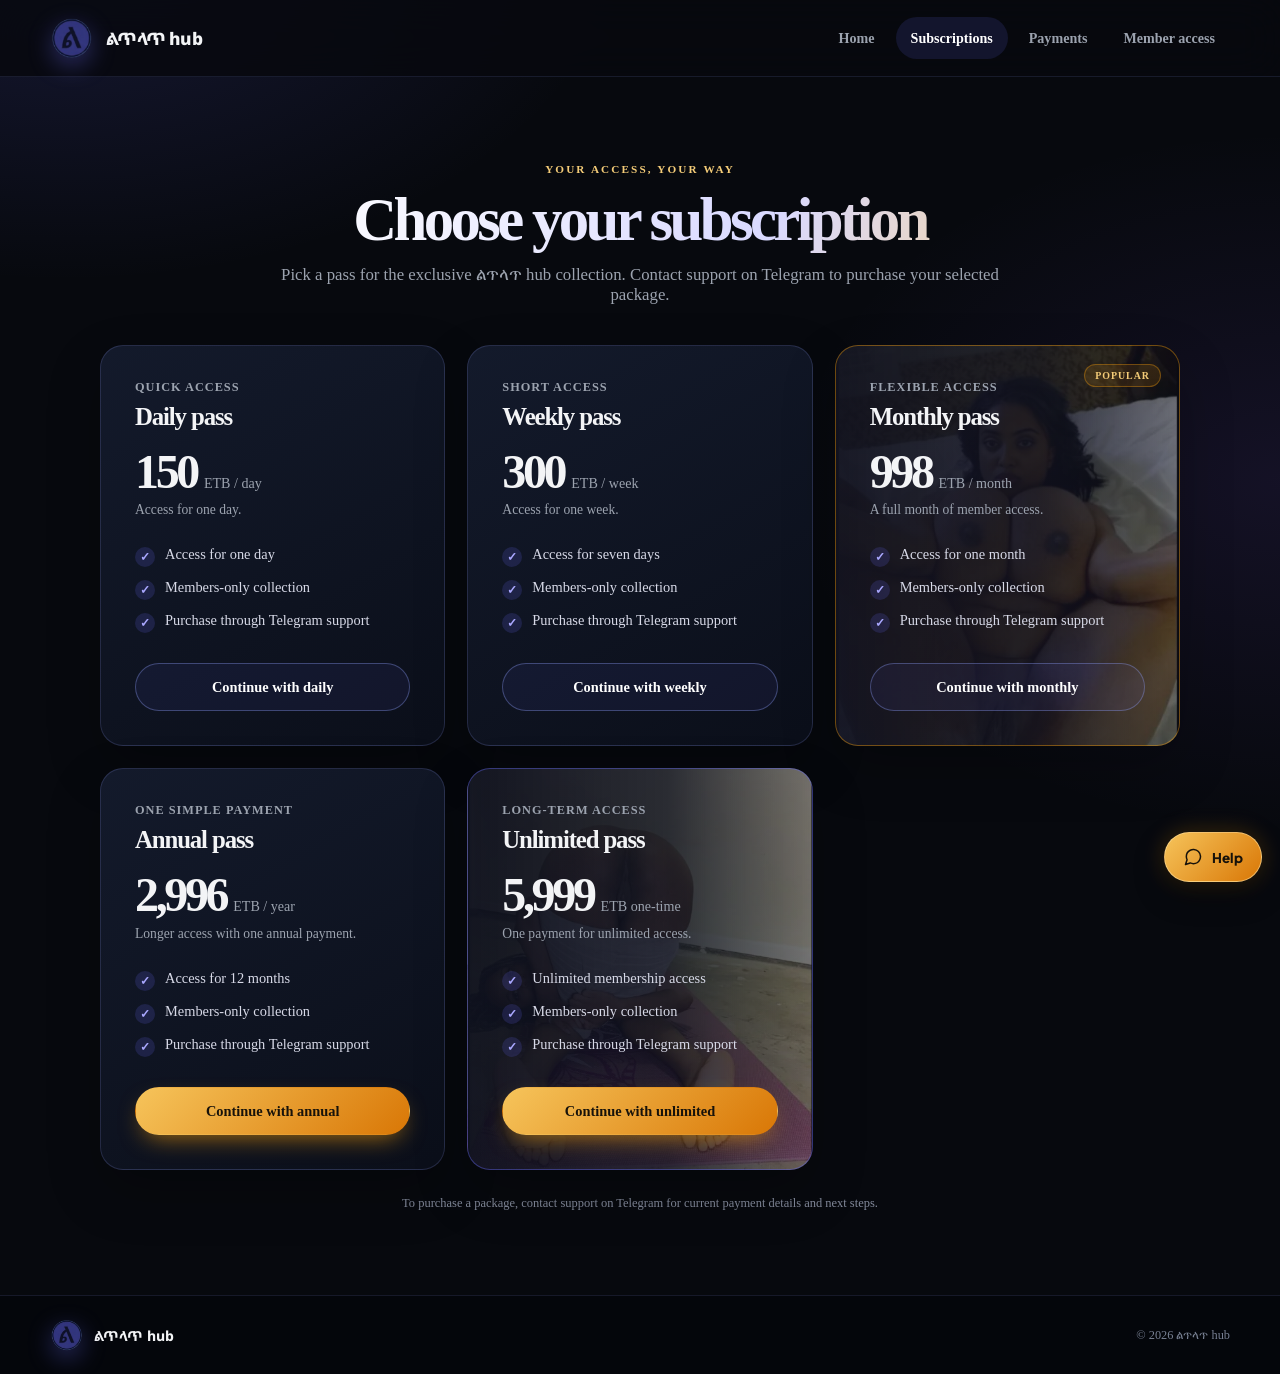
<file: plans.html>
<!DOCTYPE html>
<html lang="en">
<head>
  <meta charset="utf-8">
  <meta name="viewport" content="width=device-width, initial-scale=1">
  <meta name="description" content="Choose a daily, weekly, monthly, yearly, or unlimited pass for ልጥላጥ hub. Adults 21+ only.">
  <meta name="theme-color" content="#07090E">
  <meta name="robots" content="index, follow">
  <meta name="rating" content="adult">
  <link rel="canonical" href="https://letlathub.us.ci/plans.html">
  <meta property="og:type" content="website">
  <meta property="og:url" content="https://letlathub.us.ci/plans.html">
  <meta property="og:title" content="Ethiopian &amp; Habesha Subscription Plans | ልጥላጥ hub">
  <meta property="og:description" content="Choose a daily, weekly, monthly, yearly, or unlimited pass for ልጥላጥ hub. Adults 21+ only.">
  <title>Ethiopian &amp; Habesha Subscription Plans | ልጥላጥ hub</title>
  <link rel="icon" type="image/png" sizes="64x64" href="assets/favicon.png">
  <link rel="apple-touch-icon" href="assets/letlat-icon.png">
  <link rel="preconnect" href="https://fonts.googleapis.com">
  <link rel="preconnect" href="https://fonts.gstatic.com" crossorigin>
  <link href="https://fonts.googleapis.com/css2?family=Plus+Jakarta+Sans:wght@400;500;600;700;800&family=Noto+Sans+Ethiopic:wght@400;600;700;900&display=swap" rel="stylesheet">
  <link rel="stylesheet" href="pages.css">
  <link rel="stylesheet" href="support-chat.css">
</head>
<body>
  <div class="site-shell" id="siteContent">
    <header class="site-header">
      <div class="container header-inner">
        <a class="brand-mark" href="index.html" aria-label="ልጥላጥ hub home">
          <img class="brand-icon" src="assets/letlat-icon.png" alt="">
          <span class="brand-title am">ልጥላጥ hub</span>
        </a>
        <ul class="nav-links" id="primaryNav">
          <li><a href="index.html">Home</a></li>
          <li><a href="plans.html" aria-current="page">Subscriptions</a></li>
          <li><a href="payment.html">Payments</a></li>
          <li><a href="login.html">Member access</a></li>
        </ul>
        <button class="mobile-menu-btn" type="button" aria-label="Open navigation menu" aria-expanded="false" aria-controls="primaryNav">
          <svg viewBox="0 0 24 24" fill="none" stroke="currentColor" stroke-width="2" stroke-linecap="round" aria-hidden="true"><path class="menu-icon-line" d="M4 7h16"/><path class="menu-icon-line" d="M4 12h16"/><path class="menu-icon-line" d="M4 17h16"/></svg>
        </button>
      </div>
    </header>

    <main class="page-main">
      <section class="page-intro">
        <span class="eyebrow">Your access, your way</span>
        <h1>Choose your subscription</h1>
        <p>Pick a pass for the exclusive ልጥላጥ hub collection. Contact support on Telegram to purchase your selected package.</p>
      </section>

      <section class="plan-grid" aria-label="Available subscription plans">
        <article class="plan-card">
          <span class="plan-label">Quick access</span>
          <h2>Daily pass</h2>
          <p class="plan-price"><strong>150</strong><span>ETB / day</span></p>
          <p class="plan-note">Access for one day.</p>
          <ul class="plan-features">
            <li>Access for one day</li>
            <li>Members-only collection</li>
            <li>Purchase through Telegram support</li>
          </ul>
          <a class="action-button action-button--quiet" href="payment.html?plan=daily">Continue with daily</a>
        </article>

        <article class="plan-card">
          <span class="plan-label">Short access</span>
          <h2>Weekly pass</h2>
          <p class="plan-price"><strong>300</strong><span>ETB / week</span></p>
          <p class="plan-note">Access for one week.</p>
          <ul class="plan-features">
            <li>Access for seven days</li>
            <li>Members-only collection</li>
            <li>Purchase through Telegram support</li>
          </ul>
          <a class="action-button action-button--quiet" href="payment.html?plan=weekly">Continue with weekly</a>
        </article>

        <article class="plan-card plan-card--featured">
          <span class="plan-ribbon">Popular</span>
          <span class="plan-label">Flexible access</span>
          <h2>Monthly pass</h2>
          <p class="plan-price"><strong>998</strong><span>ETB / month</span></p>
          <p class="plan-note">A full month of member access.</p>
          <ul class="plan-features">
            <li>Access for one month</li>
            <li>Members-only collection</li>
            <li>Purchase through Telegram support</li>
          </ul>
          <a class="action-button action-button--quiet" href="payment.html?plan=monthly">Continue with monthly</a>
        </article>

        <article class="plan-card">
          <span class="plan-label">One simple payment</span>
          <h2>Annual pass</h2>
          <p class="plan-price"><strong>2,996</strong><span>ETB / year</span></p>
          <p class="plan-note">Longer access with one annual payment.</p>
          <ul class="plan-features">
            <li>Access for 12 months</li>
            <li>Members-only collection</li>
            <li>Purchase through Telegram support</li>
          </ul>
          <a class="action-button action-button--gold" href="payment.html?plan=yearly">Continue with annual</a>
        </article>

        <article class="plan-card plan-card--unlimited">
          <span class="plan-label">Long-term access</span>
          <h2>Unlimited pass</h2>
          <p class="plan-price"><strong>5,999</strong><span>ETB one-time</span></p>
          <p class="plan-note">One payment for unlimited access.</p>
          <ul class="plan-features">
            <li>Unlimited membership access</li>
            <li>Members-only collection</li>
            <li>Purchase through Telegram support</li>
          </ul>
          <a class="action-button action-button--gold" href="payment.html?plan=unlimited">Continue with unlimited</a>
        </article>
      </section>

      <p class="fine-print">To purchase a package, contact support on Telegram for current payment details and next steps.</p>
    </main>

    <div class="support-chat" data-support-chat>
      <section class="support-chat-panel" id="supportChatPanel" aria-label="Quick support" hidden>
        <header class="support-chat-header">
          <div><strong>LetLat Support Bot</strong><span>Usually replies instantly</span></div>
          <button class="support-chat-close" type="button" aria-label="Close support chat" data-chat-close>×</button>
        </header>
        <div class="support-chat-messages" data-chat-messages role="log" aria-live="polite" aria-relevant="additions">
          <article class="chat-message chat-message--bot">
            <span class="chat-message-sender"><span class="chat-bot-avatar" aria-hidden="true">L</span>LetLat Support Bot</span>
            <p>Hi! I can help with packages, payments, and access. Choose a question below.</p>
          </article>
        </div>
        <div class="support-chat-questions" role="group" aria-label="Frequently asked questions">
          <button type="button" data-chat-question="plans">How do I choose a package?</button>
          <button type="button" data-chat-question="payment">Which payment methods are available?</button>
          <button type="button" data-chat-question="access">How do I get access?</button>
          <button type="button" data-chat-question="support">How do I contact support?</button>
        </div>
        <a class="support-chat-telegram" href="https://t.me/Letlat_hub_support" target="_blank" rel="noopener noreferrer">Chat with us on Telegram</a>
      </section>
      <button class="support-chat-toggle" type="button" aria-expanded="false" aria-controls="supportChatPanel" data-chat-toggle>
        <svg viewBox="0 0 24 24" fill="none" stroke="currentColor" stroke-width="1.8" stroke-linecap="round" stroke-linejoin="round" aria-hidden="true"><path d="M21 11.5a8.4 8.4 0 0 1-.9 3.8 8.5 8.5 0 0 1-7.6 4.7 8.4 8.4 0 0 1-3.8-.9L3 21l1.9-5.7a8.4 8.4 0 0 1-.9-3.8A8.5 8.5 0 0 1 8.7 3.9a8.4 8.4 0 0 1 3.8-.9h.5a8.5 8.5 0 0 1 8 8z"/></svg>
        <span>Help</span>
      </button>
    </div>

    <footer class="site-footer">
      <div class="container footer-inner">
        <a class="footer-brand" href="index.html"><img class="brand-icon" src="assets/letlat-icon.png" alt=""><span class="am">ልጥላጥ hub</span></a>
        <span class="footer-copy">© <span data-current-year></span> ልጥላጥ hub</span>
      </div>
    </footer>
  </div>
  <script src="site.js"></script>
</body>
</html>
</file>
<file: support-chat.css>
.support-chat {
  position: fixed;
  right: max(18px, env(safe-area-inset-right));
  bottom: max(18px, env(safe-area-inset-bottom));
  z-index: 200;
  color: #F3F4F6;
  font-family: 'Plus Jakarta Sans', system-ui, sans-serif;
}

.support-chat-panel {
  position: absolute;
  right: 0;
  bottom: calc(100% + 13px);
  display: grid;
  width: min(360px, calc(100vw - 32px));
  max-height: min(570px, calc(100dvh - 110px));
  gap: 14px;
  padding: 18px;
  border: 1px solid rgba(148, 163, 255, 0.3);
  border-radius: 20px;
  background: linear-gradient(150deg, rgba(20, 27, 45, 0.99), rgba(8, 11, 19, 0.99));
  box-shadow: 0 24px 70px rgba(0, 0, 0, 0.62), 0 0 32px rgba(99, 102, 241, 0.16);
}
.support-chat-panel[hidden] { display: none; }

.support-chat-header {
  display: flex;
  align-items: flex-start;
  justify-content: space-between;
  gap: 14px;
}
.support-chat-header > div { display: grid; gap: 2px; }
.support-chat-header strong { font-size: 1rem; }
.support-chat-header span { color: #9CA3AF; font-size: 0.75rem; }
.support-chat-messages {
  display: flex;
  max-height: min(260px, 34dvh);
  flex-direction: column;
  gap: 12px;
  overflow-y: auto;
  padding: 2px 3px;
  scrollbar-color: rgba(148, 163, 255, 0.35) transparent;
}
.chat-message {
  display: grid;
  width: fit-content;
  max-width: 88%;
  gap: 6px;
  padding: 10px 12px;
  border: 1px solid rgba(148, 163, 255, 0.17);
  border-radius: 15px;
}
.chat-message--bot {
  align-self: flex-start;
  border-bottom-left-radius: 4px;
  background: rgba(99, 102, 241, 0.12);
}
.chat-message--user {
  align-self: flex-end;
  border-color: rgba(139, 92, 246, 0.4);
  border-bottom-right-radius: 4px;
  background: linear-gradient(135deg, rgba(99, 102, 241, 0.35), rgba(139, 92, 246, 0.27));
}
.chat-message-sender {
  display: inline-flex;
  align-items: center;
  gap: 6px;
  color: #C9CAFF;
  font-size: 0.66rem;
  font-weight: 800;
}
.chat-bot-avatar {
  display: grid;
  width: 20px;
  height: 20px;
  place-items: center;
  border-radius: 50%;
  background: linear-gradient(135deg, #7777F7, #A373EE);
  color: #fff;
  font-size: 0.65rem;
}
.chat-message p {
  margin: 0;
  color: #E8E9F5;
  font-size: 0.75rem;
  line-height: 1.55;
}
.support-chat-close {
  display: grid;
  width: 34px;
  height: 34px;
  flex: 0 0 auto;
  place-items: center;
  border: 1px solid rgba(148, 163, 255, 0.22);
  border-radius: 11px;
  background: rgba(99, 102, 241, 0.1);
  color: #fff;
  font-size: 1.25rem;
  cursor: pointer;
}
.support-chat-questions { display: grid; gap: 8px; }
.support-chat-questions button {
  min-height: 42px;
  padding: 9px 11px;
  border: 1px solid rgba(148, 163, 255, 0.2);
  border-radius: 11px;
  background: rgba(99, 102, 241, 0.08);
  color: #E8E9F5;
  font: inherit;
  font-size: 0.77rem;
  text-align: left;
  cursor: pointer;
  transition: background 0.18s ease, border-color 0.18s ease;
}
.support-chat-questions button:hover,
.support-chat-questions button:focus-visible {
  border-color: rgba(245, 204, 120, 0.6);
  background: rgba(99, 102, 241, 0.2);
}
.support-chat-telegram {
  display: inline-flex;
  min-height: 43px;
  align-items: center;
  justify-content: center;
  padding: 10px 13px;
  border: 1px solid rgba(120, 194, 255, 0.38);
  border-radius: 12px;
  background: linear-gradient(135deg, #248BCB, #176BA8);
  color: #fff;
  font-size: 0.76rem;
  font-weight: 750;
  text-decoration: none;
  text-align: center;
}
.support-chat-telegram:hover { filter: brightness(1.1); }
.support-chat-toggle {
  display: inline-flex;
  min-height: 50px;
  align-items: center;
  justify-content: center;
  gap: 9px;
  padding: 0 18px;
  border: 1px solid rgba(255, 226, 162, 0.58);
  border-radius: 999px;
  background: linear-gradient(135deg, #F6C45B, #D97706);
  box-shadow: 0 12px 30px rgba(0, 0, 0, 0.4), 0 0 24px rgba(245, 158, 11, 0.24);
  color: #17120A;
  font: inherit;
  font-size: 0.84rem;
  font-weight: 850;
  cursor: pointer;
}
.support-chat-toggle svg { width: 20px; height: 20px; }
.support-chat-toggle:hover { filter: brightness(1.08); }
.support-chat-toggle:focus-visible,
.support-chat-close:focus-visible { outline: 2px solid #fff; outline-offset: 3px; }
.payment-status-button {
  display: inline-flex;
  min-height: 42px;
  align-items: center;
  justify-content: center;
  margin-top: 14px;
  padding: 9px 13px;
  border: 1px solid rgba(120, 194, 255, 0.38);
  border-radius: 11px;
  background: rgba(36, 139, 203, 0.16);
  color: #D9F0FF;
  font-size: 0.77rem;
  font-weight: 750;
  text-align: center;
  text-decoration: none;
}
.payment-status-button:hover { background: rgba(36, 139, 203, 0.28); }

@media (max-width: 480px) {
  .support-chat { right: 12px; bottom: 12px; }
  .support-chat-panel { width: min(360px, calc(100vw - 24px)); }
}

@media (prefers-reduced-motion: reduce) {
  .support-chat-questions button { transition: none; }
}
</file>
<file: pages.css>
:root {
  color-scheme: dark;
  --page-bg: #07090E;
  --page-surface: #0E131F;
  --page-card: #141B2D;
  --page-border: rgba(148, 163, 255, 0.18);
  --page-border-strong: rgba(148, 163, 255, 0.34);
  --page-indigo: #6366F1;
  --page-violet: #8B5CF6;
  --page-gold: #F59E0B;
  --page-text: #F3F4F6;
  --page-muted: #9CA3AF;
  --page-font: 'Plus Jakarta Sans', system-ui, sans-serif;
  --page-amharic: 'Noto Sans Ethiopic', var(--page-font);
}

*, *::before, *::after { box-sizing: border-box; }

html { min-height: 100%; scroll-behavior: smooth; }

body {
  min-height: 100vh;
  margin: 0;
  overflow-x: hidden;
  background:
    radial-gradient(800px 500px at 5% -5%, rgba(99, 102, 241, 0.18), transparent 70%),
    radial-gradient(700px 500px at 100% 35%, rgba(139, 92, 246, 0.1), transparent 70%),
    var(--page-bg);
  color: var(--page-text);
  font-family: var(--page-font);
  line-height: 1.65;
  -webkit-font-smoothing: antialiased;
}

body, button, input { font: inherit; }
a { color: inherit; text-decoration: none; }
button { color: inherit; }
.am { font-family: var(--page-amharic); }
.site-shell { min-height: 100vh; display: flex; flex-direction: column; }
.site-shell[hidden] { display: none; }

.container {
  width: min(100% - 40px, 1180px);
  margin-inline: auto;
}

.site-header {
  position: sticky;
  top: 0;
  z-index: 100;
  border-bottom: 1px solid rgba(148, 163, 255, 0.12);
  background: rgba(7, 9, 14, 0.86);
  backdrop-filter: blur(20px);
}
.header-inner {
  position: relative;
  display: flex;
  min-height: 76px;
  align-items: center;
  justify-content: space-between;
  gap: 20px;
}
.brand-mark { display: inline-flex; min-width: 0; align-items: center; gap: 12px; }
.brand-icon {
  display: block;
  width: 44px;
  height: 44px;
  flex: 0 0 auto;
  border-radius: 50%;
  object-fit: contain;
  filter: drop-shadow(0 8px 12px rgba(99, 102, 241, 0.36));
}
.brand-title { font-size: 1.08rem; font-weight: 850; letter-spacing: -0.035em; }
.login-wordmark { display: block; width: min(100%, 300px); height: auto; border-radius: 12px; mix-blend-mode: screen; }
.nav-links { display: flex; align-items: center; gap: 6px; list-style: none; margin: 0; padding: 0; }
.nav-links a {
  display: inline-flex;
  min-height: 42px;
  align-items: center;
  padding: 8px 15px;
  border-radius: 999px;
  color: var(--page-muted);
  font-size: 0.88rem;
  font-weight: 650;
  transition: background 0.2s ease, color 0.2s ease;
}
.nav-links a:hover, .nav-links a[aria-current="page"] { background: rgba(99, 102, 241, 0.14); color: #fff; }
.mobile-menu-btn {
  display: none;
  width: 44px;
  height: 44px;
  place-items: center;
  border: 1px solid var(--page-border-strong);
  border-radius: 14px;
  background: linear-gradient(145deg, rgba(99, 102, 241, 0.22), rgba(139, 92, 246, 0.12));
  box-shadow: 0 6px 20px rgba(7, 9, 14, 0.35), inset 0 1px rgba(255, 255, 255, 0.08);
  cursor: pointer;
}
.mobile-menu-btn svg { width: 22px; height: 22px; }
.menu-icon-line { transform-box: fill-box; transform-origin: center; transition: transform 0.2s ease, opacity 0.2s ease; }
.mobile-menu-btn.is-open .menu-icon-line:first-child { transform: translateY(5px) rotate(45deg); }
.mobile-menu-btn.is-open .menu-icon-line:nth-child(2) { opacity: 0; }
.mobile-menu-btn.is-open .menu-icon-line:last-child { transform: translateY(-5px) rotate(-45deg); }

.action-button {
  display: inline-flex;
  min-height: 48px;
  align-items: center;
  justify-content: center;
  gap: 9px;
  padding: 12px 20px;
  border: 1px solid transparent;
  border-radius: 999px;
  background: linear-gradient(135deg, var(--page-indigo), var(--page-violet));
  box-shadow: 0 10px 24px -9px rgba(99, 102, 241, 0.8);
  color: white;
  font-size: 0.9rem;
  font-weight: 800;
  cursor: pointer;
  transition: transform 0.2s ease, filter 0.2s ease;
}
.action-button:hover { transform: translateY(-2px); filter: brightness(1.12); }
.action-button--gold {
  background: linear-gradient(135deg, #F6C45B, #D97706);
  box-shadow: 0 10px 24px -9px rgba(245, 158, 11, 0.7);
  color: #17120A;
}
.action-button--quiet { border-color: var(--page-border-strong); background: rgba(99, 102, 241, 0.08); box-shadow: none; }

.page-main {
  width: min(100% - 40px, 1080px);
  flex: 1;
  margin: 0 auto;
  padding: clamp(42px, 7vw, 82px) 0 84px;
}
.page-intro { max-width: 720px; margin: 0 auto 40px; text-align: center; }
.eyebrow {
  display: inline-block;
  color: #F4CC78;
  font-size: 0.7rem;
  font-weight: 850;
  letter-spacing: 0.19em;
  text-transform: uppercase;
}
.page-intro h1 {
  margin: 10px 0 12px;
  background: linear-gradient(110deg, #fff, #D9D9FF 68%, #F8D38D 115%);
  -webkit-background-clip: text;
  background-clip: text;
  color: transparent;
  font-size: clamp(2.2rem, 6vw, 3.8rem);
  font-weight: 900;
  letter-spacing: -0.06em;
  line-height: 1.08;
}
.page-intro p { margin: 0; color: var(--page-muted); font-size: clamp(0.94rem, 2vw, 1.05rem); }

.plan-grid { display: grid; grid-template-columns: repeat(3, minmax(0, 1fr)); gap: 22px; align-items: stretch; }
.plan-card {
  position: relative;
  display: flex;
  min-width: 0;
  flex-direction: column;
  padding: clamp(24px, 4vw, 34px);
  border: 1px solid var(--page-border);
  border-radius: 23px;
  background: linear-gradient(150deg, rgba(20, 27, 45, 0.96), rgba(11, 15, 26, 0.98));
  box-shadow: 0 22px 54px rgba(0, 0, 0, 0.22);
  transition: transform 0.25s ease, border-color 0.25s ease, box-shadow 0.25s ease;
}
.plan-card:hover { transform: translateY(-4px); border-color: var(--page-border-strong); box-shadow: 0 28px 60px rgba(0, 0, 0, 0.34); }
.plan-card--featured {
  border-color: rgba(245, 158, 11, 0.42);
  background:
    linear-gradient(90deg, rgba(17, 18, 31, 0.97) 0%, rgba(17, 18, 31, 0.88) 58%, rgba(17, 18, 31, 0.58) 100%),
    url("assets/collection-06.webp") 72% 38% / cover,
    linear-gradient(150deg, rgba(23, 26, 41, 0.98), rgba(11, 15, 26, 0.98));
}
.plan-card--unlimited {
  border-color: rgba(99, 102, 241, 0.42);
  background:
    linear-gradient(90deg, rgba(14, 17, 30, 0.97) 0%, rgba(14, 17, 30, 0.88) 58%, rgba(14, 17, 30, 0.58) 100%),
    url("assets/collection-07.webp") 70% 40% / cover,
    linear-gradient(150deg, rgba(20, 27, 45, 0.96), rgba(11, 15, 26, 0.98));
}
.plan-ribbon {
  position: absolute;
  top: 18px;
  right: 18px;
  padding: 5px 10px;
  border: 1px solid rgba(245, 158, 11, 0.35);
  border-radius: 999px;
  background: rgba(245, 158, 11, 0.12);
  color: #F4CC78;
  font-size: 0.62rem;
  font-weight: 850;
  letter-spacing: 0.1em;
  text-transform: uppercase;
}
.plan-label { color: var(--page-muted); font-size: 0.77rem; font-weight: 700; letter-spacing: 0.08em; text-transform: uppercase; }
.plan-card h2 { margin: 8px 0 3px; font-size: 1.55rem; letter-spacing: -0.045em; }
.plan-price { display: flex; align-items: baseline; gap: 7px; margin: 12px 0 4px; }
.plan-price strong { font-size: clamp(2.15rem, 5vw, 3rem); letter-spacing: -0.07em; line-height: 1.1; }
.plan-price span { color: var(--page-muted); font-size: 0.88rem; }
.plan-note { margin: 0; color: var(--page-muted); font-size: 0.85rem; }
.plan-features { display: grid; gap: 12px; margin: 28px 0 30px; padding: 0; list-style: none; }
.plan-features li { display: flex; gap: 10px; align-items: flex-start; color: #D7D9E7; font-size: 0.9rem; }
.plan-features li::before {
  display: grid;
  width: 20px;
  height: 20px;
  flex: 0 0 auto;
  margin-top: 1px;
  place-items: center;
  border-radius: 50%;
  background: rgba(99, 102, 241, 0.18);
  color: #AAA8FF;
  content: "✓";
  font-size: 0.76rem;
  font-weight: 900;
}
.plan-card .action-button { width: 100%; margin-top: auto; }
.fine-print {
  max-width: 740px;
  margin: 26px auto 0;
  color: #838A9B;
  font-size: 0.78rem;
  text-align: center;
}

.payment-layout { display: grid; grid-template-columns: minmax(0, 0.82fr) minmax(0, 1.18fr); gap: 22px; align-items: start; }
.surface-card {
  min-width: 0;
  padding: clamp(22px, 4vw, 32px);
  border: 1px solid var(--page-border);
  border-radius: 22px;
  background: linear-gradient(150deg, rgba(20, 27, 45, 0.96), rgba(11, 15, 26, 0.98));
  box-shadow: 0 22px 54px rgba(0, 0, 0, 0.22);
}
.surface-card h2 { margin: 0 0 8px; font-size: 1.35rem; letter-spacing: -0.035em; }
.surface-card > p { margin: 0 0 22px; color: var(--page-muted); font-size: 0.9rem; }
.selected-plan {
  display: grid;
  gap: 5px;
  padding: 17px;
  border: 1px solid rgba(245, 158, 11, 0.28);
  border-radius: 15px;
  background:
    linear-gradient(90deg, rgba(15, 17, 28, 0.95), rgba(15, 17, 28, 0.76)),
    url("assets/collection-07.webp") 68% 42% / cover,
    rgba(245, 158, 11, 0.07);
}
.selected-plan span { color: var(--page-muted); font-size: 0.77rem; }
.selected-plan strong { color: #FFE2A2; font-size: 1.15rem; }
.payment-methods-grid { display: grid; grid-template-columns: repeat(2, minmax(0, 1fr)); gap: 12px; margin-top: 18px; }
.payment-option {
  min-width: 0;
  padding: 15px;
  border: 1px solid var(--page-border);
  border-radius: 15px;
  background: rgba(7, 9, 14, 0.43);
}
.payment-option-heading { display: flex; flex-wrap: wrap; align-items: center; justify-content: space-between; gap: 8px; }
.payment-option h3 { margin: 0; font-size: 0.97rem; }
.payment-option-heading > span {
  padding: 4px 8px;
  border: 1px solid rgba(245, 204, 120, 0.3);
  border-radius: 999px;
  background: rgba(245, 158, 11, 0.1);
  color: #F4CC78;
  font-size: 0.63rem;
  font-weight: 800;
  white-space: nowrap;
}
.payment-option > p { margin: 10px 0 0; color: var(--page-muted); font-size: 0.77rem; line-height: 1.5; }
.payment-status { margin: 14px 0 0 !important; color: #C9CAFF !important; font-size: 0.8rem !important; }
.payment-status a, .telegram-username a { color: #F4CC78; font-weight: 750; text-decoration: underline; text-underline-offset: 3px; }
.telegram-username { margin: 15px 0 0 !important; color: var(--page-muted); font-size: 0.8rem !important; }
.login-layout { display: grid; width: min(100%, 980px); grid-template-columns: minmax(0, 0.9fr) minmax(0, 1fr); gap: 24px; align-items: stretch; margin: 0 auto; }
.login-aside {
  position: relative;
  display: flex;
  min-height: 490px;
  flex-direction: column;
  justify-content: space-between;
  overflow: hidden;
  padding: clamp(26px, 4vw, 38px);
  border: 1px solid var(--page-border);
  border-radius: 24px;
  background:
    linear-gradient(180deg, rgba(11, 13, 23, 0.55), rgba(11, 13, 23, 0.94)),
    url("assets/collection-07.webp") center 35% / cover,
    radial-gradient(circle at 75% 35%, rgba(99, 102, 241, 0.27), transparent 38%),
    linear-gradient(145deg, #191A33, #0E111E 68%);
}
.login-aside::before, .login-aside::after {
  position: absolute;
  right: -55px;
  bottom: 8%;
  width: 260px;
  height: 260px;
  border: 1px solid rgba(226, 225, 255, 0.15);
  border-radius: 50%;
  content: "";
}
.login-aside::after { right: -5px; bottom: 19%; width: 160px; height: 160px; border-color: rgba(245, 158, 11, 0.27); }
.login-aside-brand { position: relative; z-index: 1; display: flex; align-items: center; gap: 12px; }
.login-aside-copy { position: relative; z-index: 1; max-width: 340px; }
.login-aside-copy h2 { margin: 0 0 12px; font-size: clamp(1.8rem, 4vw, 2.45rem); letter-spacing: -0.055em; line-height: 1.12; }
.login-aside-copy p { margin: 0; color: #B5B8C8; font-size: 0.93rem; }
.login-card { padding: clamp(25px, 5vw, 42px); }
.login-card h1 { margin: 0 0 6px; font-size: 1.8rem; letter-spacing: -0.05em; }
.login-intro { margin: 0 0 26px; color: var(--page-muted); font-size: 0.9rem; }
.login-form { display: grid; gap: 17px; }
.login-field { display: grid; gap: 7px; color: #D7D9E5; font-size: 0.82rem; font-weight: 700; }
.login-field input {
  width: 100%;
  min-height: 48px;
  padding: 10px 13px;
  border: 1px solid var(--page-border-strong);
  border-radius: 12px;
  outline: none;
  background: rgba(7, 9, 14, 0.72);
  color: var(--page-text);
}
.login-field input:focus-visible { border-color: #F4CC78; box-shadow: 0 0 0 3px rgba(245, 158, 11, 0.15); }
.login-form .action-button { width: 100%; margin-top: 3px; }
.login-notice { min-height: 1.5em; margin: -5px 0 0; color: #F4CC78; font-size: 0.86rem; font-weight: 700; }
.login-plans-link { margin: 22px 0 0; text-align: center; }
.login-plans-link a { color: #C9CAFF; font-size: 0.85rem; font-weight: 750; text-decoration: underline; text-underline-offset: 3px; }
.support-card .action-button { width: 100%; margin-top: 8px; }

.site-footer {
  border-top: 1px solid rgba(148, 163, 255, 0.12);
  background: rgba(4, 6, 10, 0.8);
}
.footer-inner { display: flex; min-height: 78px; align-items: center; justify-content: space-between; gap: 16px; }
.footer-brand { display: inline-flex; align-items: center; gap: 10px; font-size: 0.87rem; font-weight: 750; }
.footer-brand .brand-icon { width: 34px; height: 34px; border-radius: 12px; font-size: 1.2rem; }
.footer-copy { color: #788093; font-size: 0.77rem; text-align: right; }

@media (max-width: 768px) {
  .header-inner { min-height: 68px; }
  .mobile-menu-btn { display: grid; }
  .nav-links { display: none; }
  .nav-links.is-open {
    position: absolute;
    top: calc(100% + 9px);
    right: 0;
    left: 0;
    z-index: 110;
    display: flex;
    flex-direction: column;
    align-items: stretch;
    gap: 4px;
    padding: 10px;
    border: 1px solid var(--page-border-strong);
    border-radius: 17px;
    background: rgba(11, 15, 26, 0.98);
    box-shadow: 0 22px 50px rgba(0, 0, 0, 0.58), 0 0 28px rgba(99, 102, 241, 0.13);
    backdrop-filter: blur(18px);
  }
  .nav-links.is-open li { width: 100%; }
  .nav-links.is-open a { display: flex; width: 100%; min-height: 48px; border-radius: 12px; }
  .plan-grid { grid-template-columns: repeat(2, minmax(0, 1fr)); }
  .payment-layout, .login-layout { grid-template-columns: 1fr; }
  .login-aside { min-height: 260px; }
}
@media (max-width: 580px) {
  .container, .page-main { width: min(100% - 32px, 1080px); }
  .header-inner { min-height: 64px; }
  .brand-icon { width: 40px; height: 40px; border-radius: 13px; }
  .brand-title { font-size: 1rem; }
  .plan-grid { grid-template-columns: 1fr; gap: 15px; }
  .plan-card { padding: 24px 21px; }
  .page-main { padding-top: 44px; }
  .page-intro { margin-bottom: 29px; }
  .payment-methods-grid { grid-template-columns: 1fr; }
  .footer-inner { min-height: 84px; flex-direction: column; justify-content: center; gap: 8px; padding-block: 14px; }
  .footer-copy { text-align: center; }
}

@media (prefers-reduced-motion: reduce) {
  html { scroll-behavior: auto; }
  *, *::before, *::after { transition-duration: 0.01ms !important; }
}
</file>
